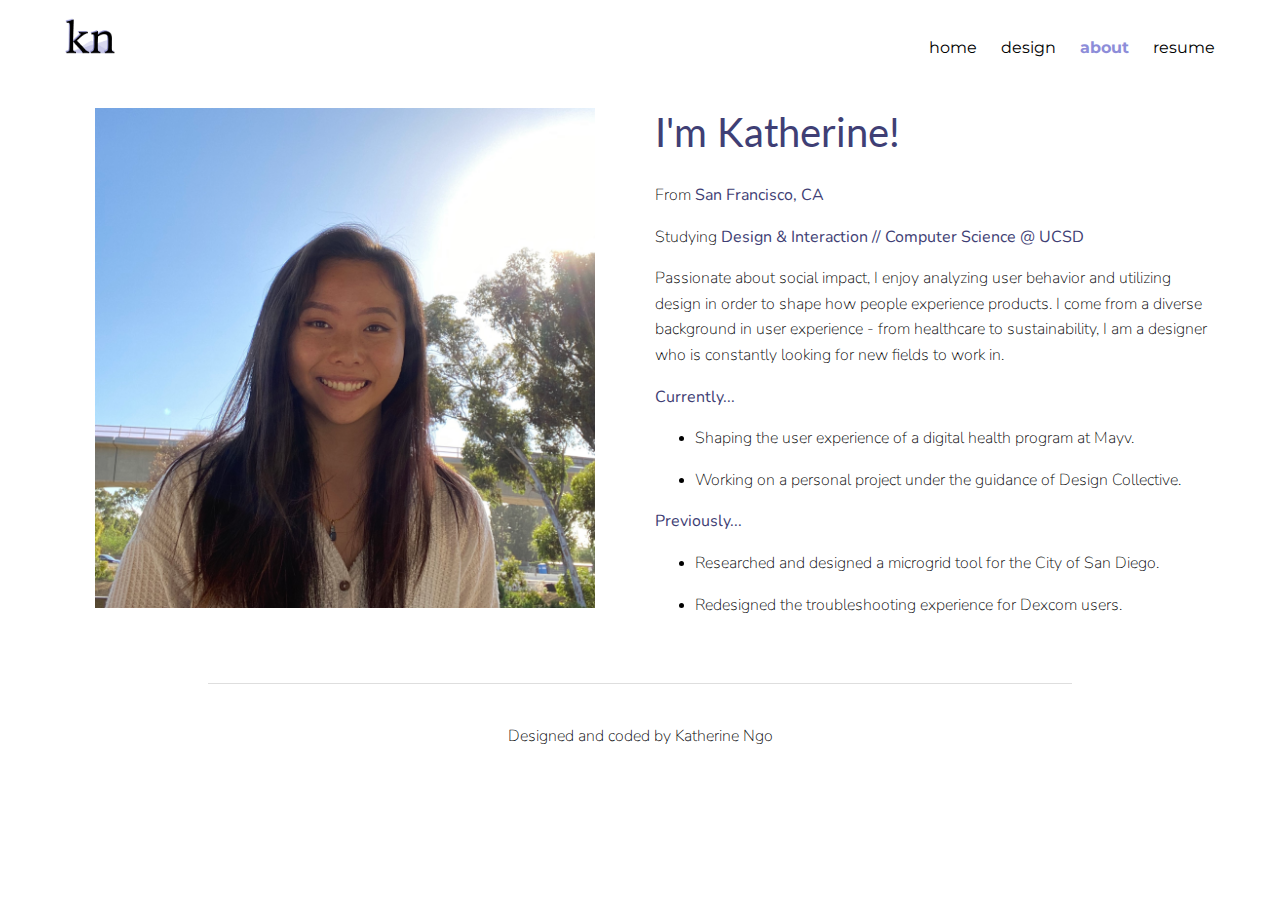
<file: about.html>
<!DOCTYPE html>
<html>
<head>
	<meta name="viewport" content="width=device-width, initial-scale=1.0">
	<link rel="shortcut icon" type="image/x-icon" href="favicon.ico" />
	<link rel="stylesheet" type="text/css" href="style.css">
	<link rel="stylesheet" href="https://fonts.googleapis.com/css?family=Montserrat:300">
	<link rel="stylesheet" href="https://fonts.googleapis.com/css?family=Quicksand">
	<link rel="stylesheet" href="https://fonts.googleapis.com/css?family=Lato:300,400,700">
	<link rel="stylesheet" href="https://fonts.googleapis.com/css?family=Nunito:200,300,400,700">
	<title>Katherine Ngo - About</title>
	<div id="logo">
		<a href="index.html">
			<img src="img/kn-01.png" alt="home page" style="width:50px" class="left">
		</a>
		<div class="topnav">
			<a href="index.html">home</a>
			<a href="design.html">design</a>
			<a href="about.html" class="current">about</a>
			<a href="https://drive.google.com/file/d/1dBksXKnUikbFXSc-hxAoCKWMf6Q4_rc8/view?usp=sharing" target="_blank">resume</a>
			<!-- <a href="dailyui.html">daily ui</a> -->
		</div>
	</div>
	<br/>
</head>
<body>

<div class="grid-layout" style="margin-top: 5px" id="aboutpage">
	<img src="img/me.jpg" alt="me" style="width:500px" id="aboutmepic" class="imgcenter">
	<div id="aboutme">
		<h1 id="abouttitle"> I'm Katherine!</h1>
		<p>From <span class="purplebold"> San Francisco, CA</span></p>
		<p>Studying <span class="purplebold">Design & Interaction // Computer Science @ UCSD</span></p>
		<p>Passionate about social impact, I enjoy analyzing user behavior and utilizing design in order to shape how people experience products. I come from a diverse background in user experience - from healthcare to sustainability, I am a designer who is constantly looking for new fields to work in.</p>
		<p><span class="purplebold">Currently...</span></p>
		<ul>
			<li><p>Shaping the user experience of a digital health program at Mayv.</p></li>
			<li><p>Working on a personal project under the guidance of Design Collective.</p></li>
		</ul>
		<p><span class="purplebold">Previously...</span></p>
		<ul>
			<li><p>Researched and designed a microgrid tool for the City of San Diego.</p></li>
			<li><p>Redesigned the troubleshooting experience for Dexcom users.</p></li>
		</ul>
	</div>
</div>
<br>
<!-- <p class="centertext"><a href="https://www.linkedin.com/in/katherine-ngo-603a8713a/" target="_blank">LinkedIn </a>| <a href="">Email</a></p> -->

<hr>
<div>
	<p id="madeby"> Designed and coded by Katherine Ngo</p>
</div>
</body>
</html>
</file>
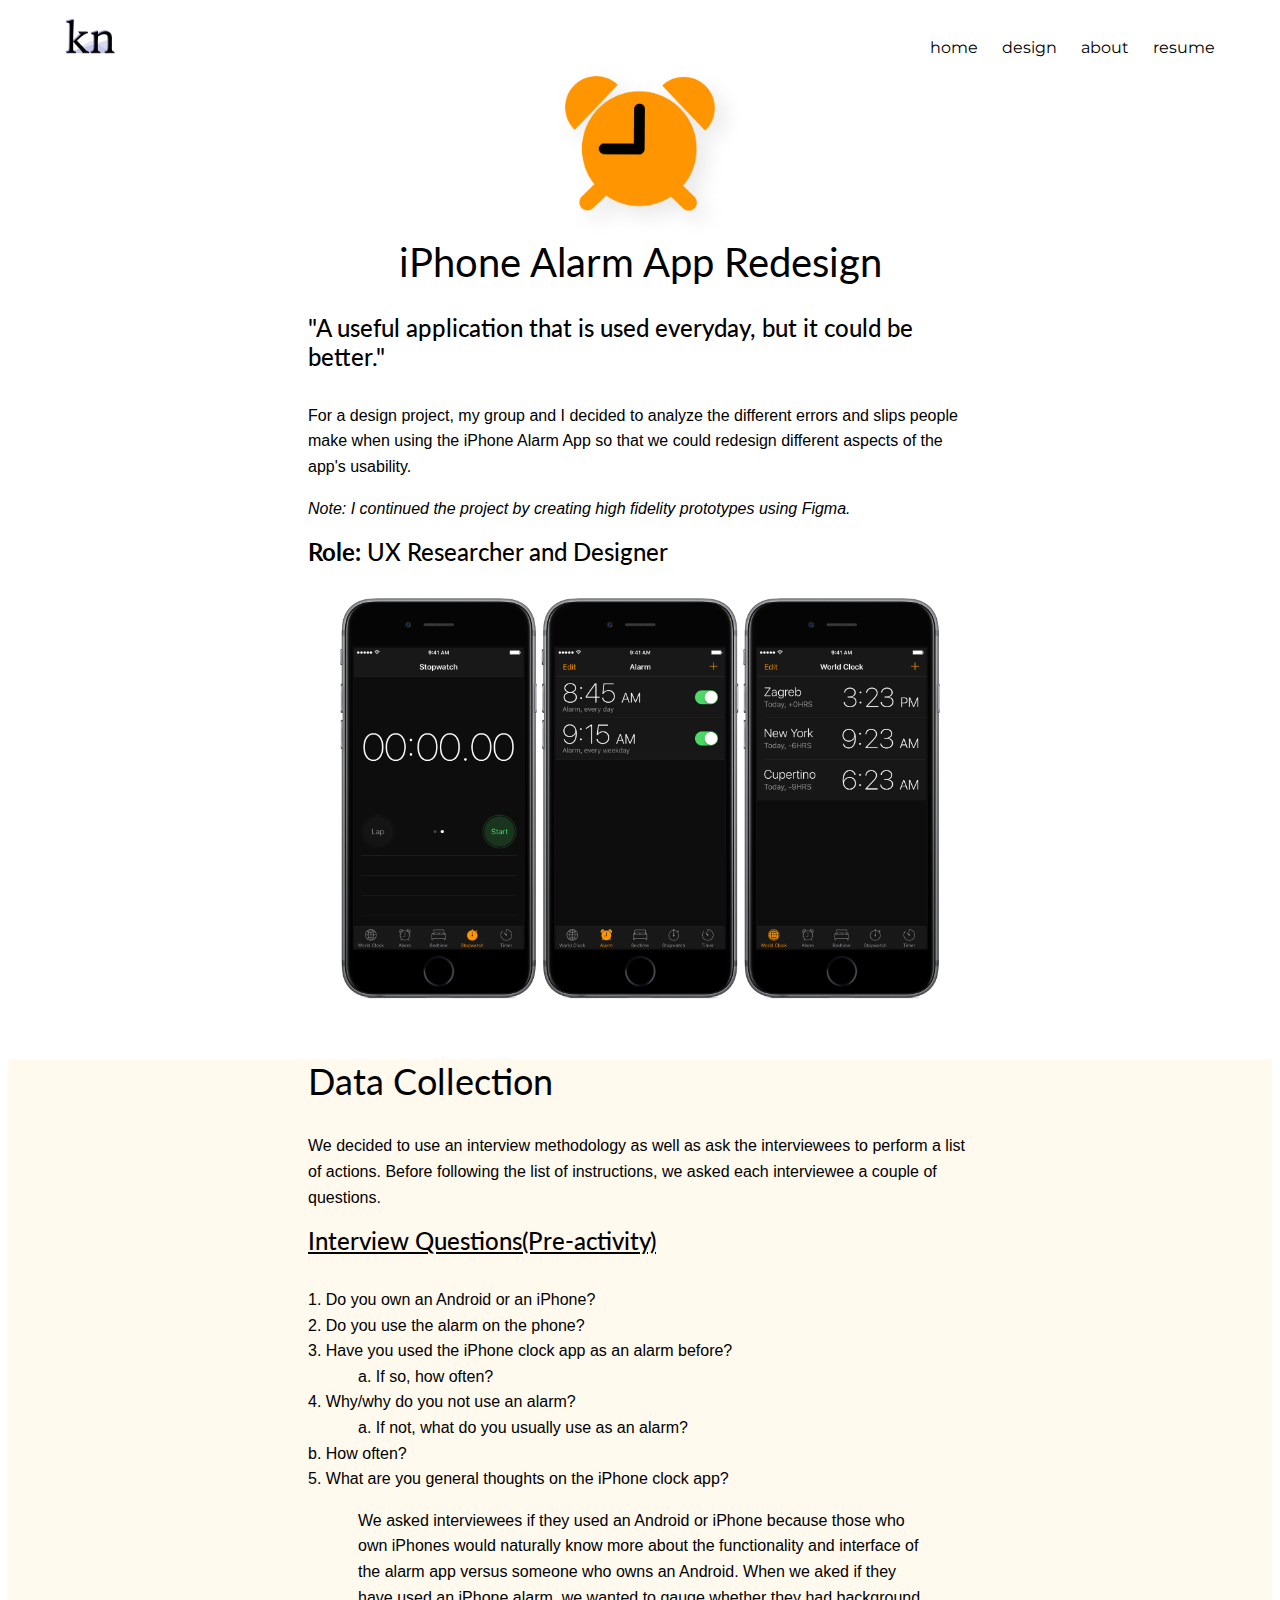
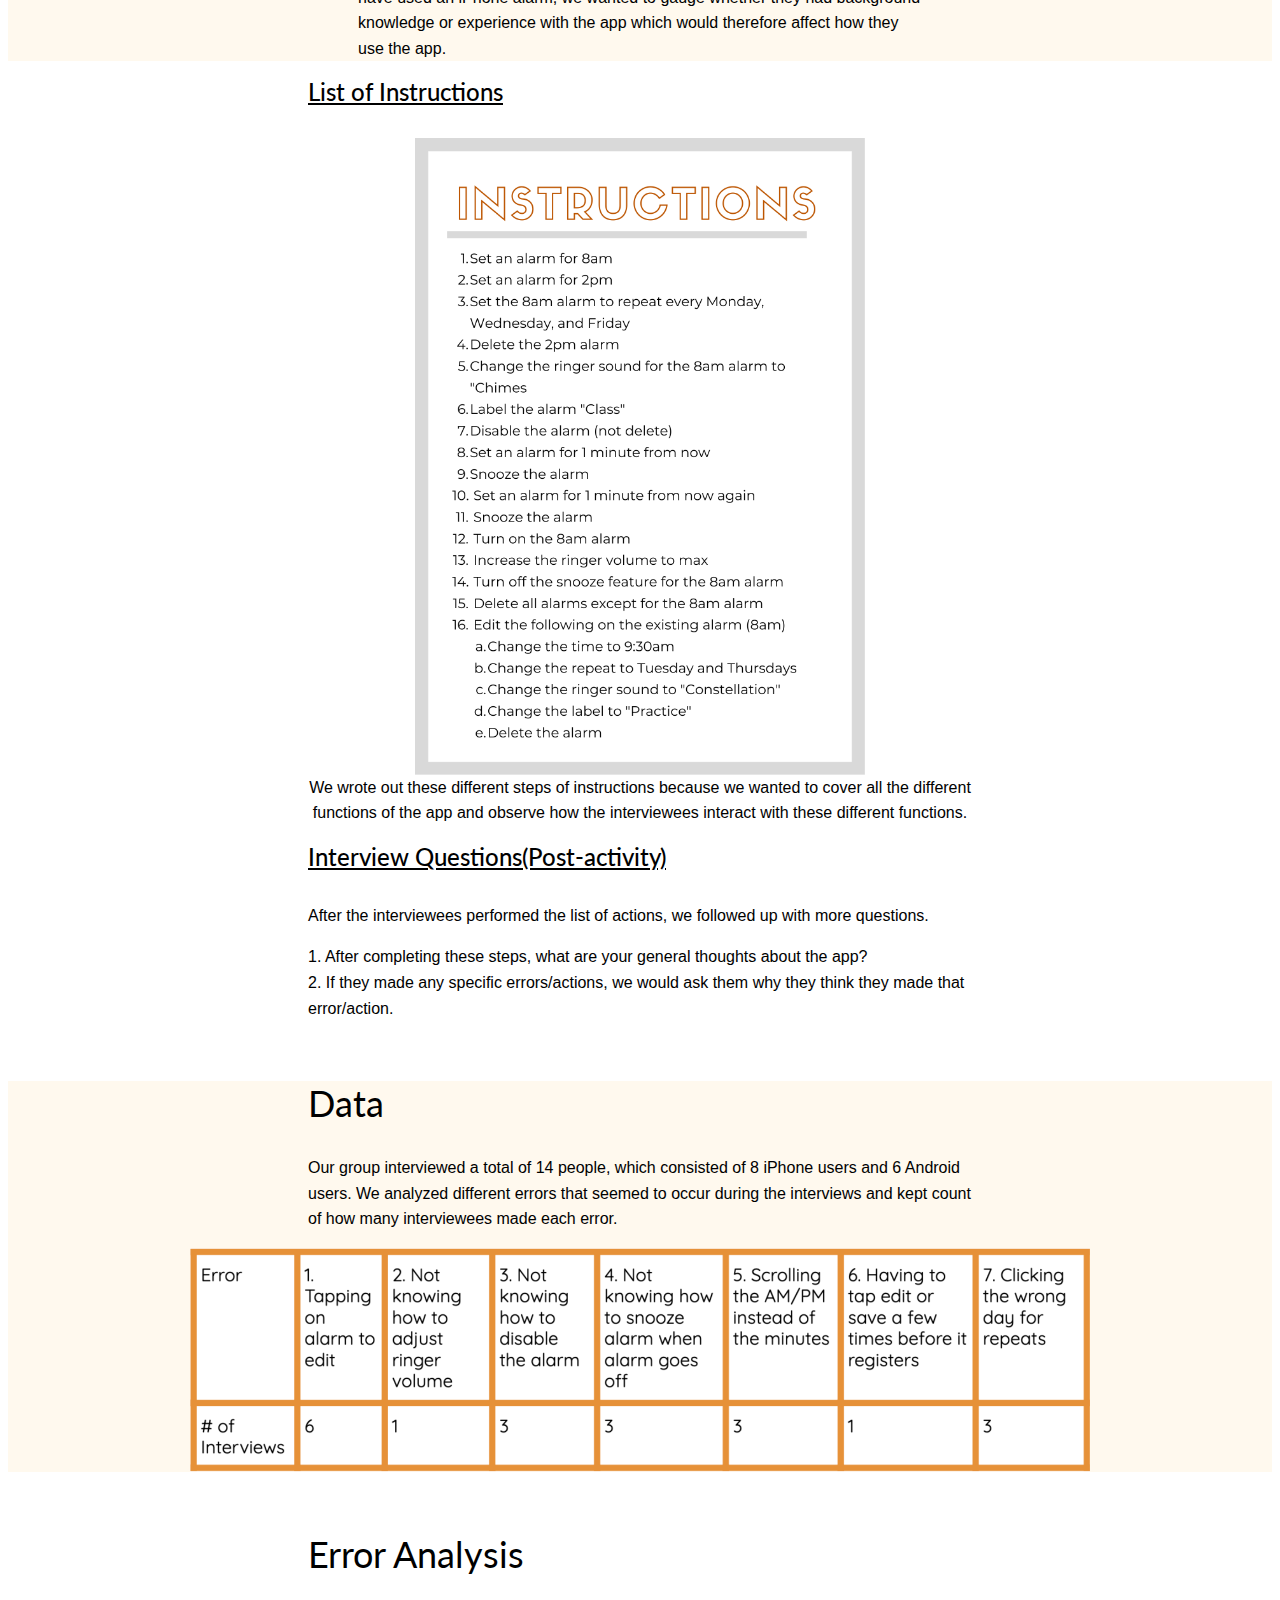
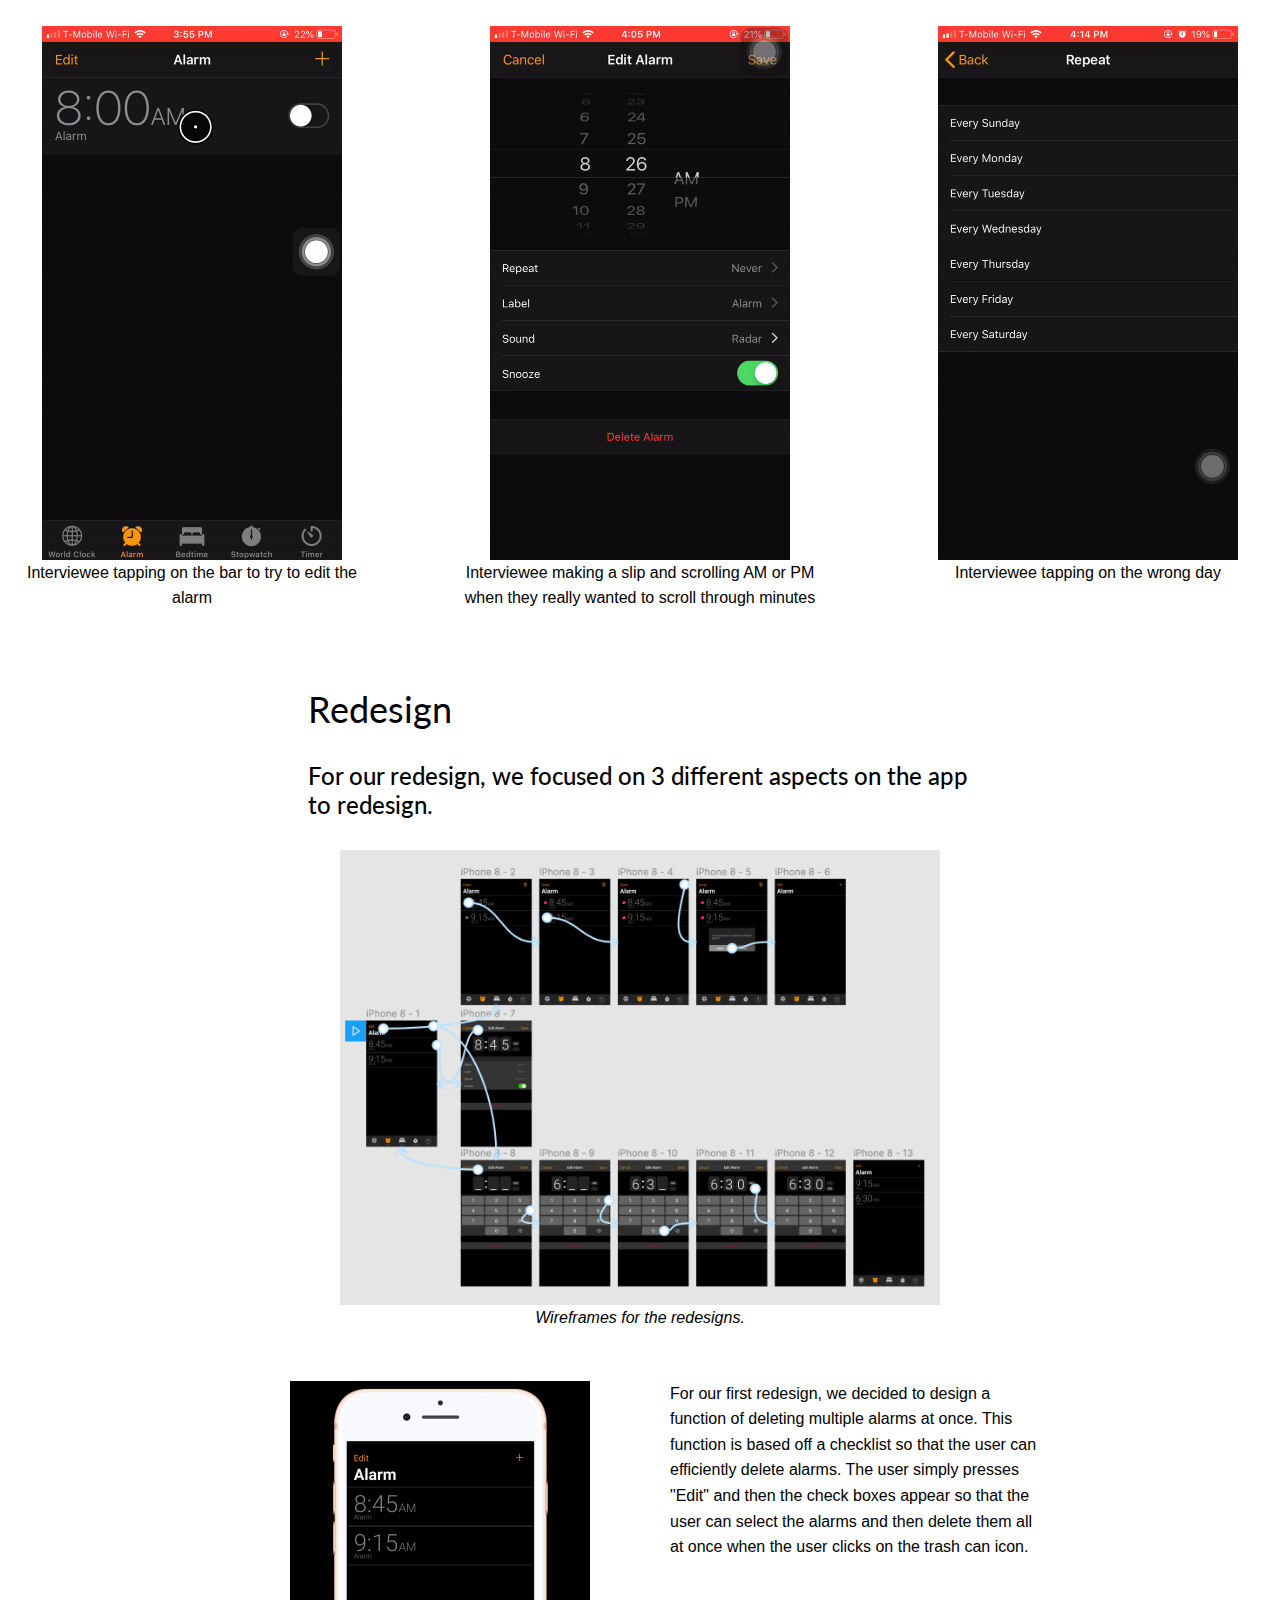
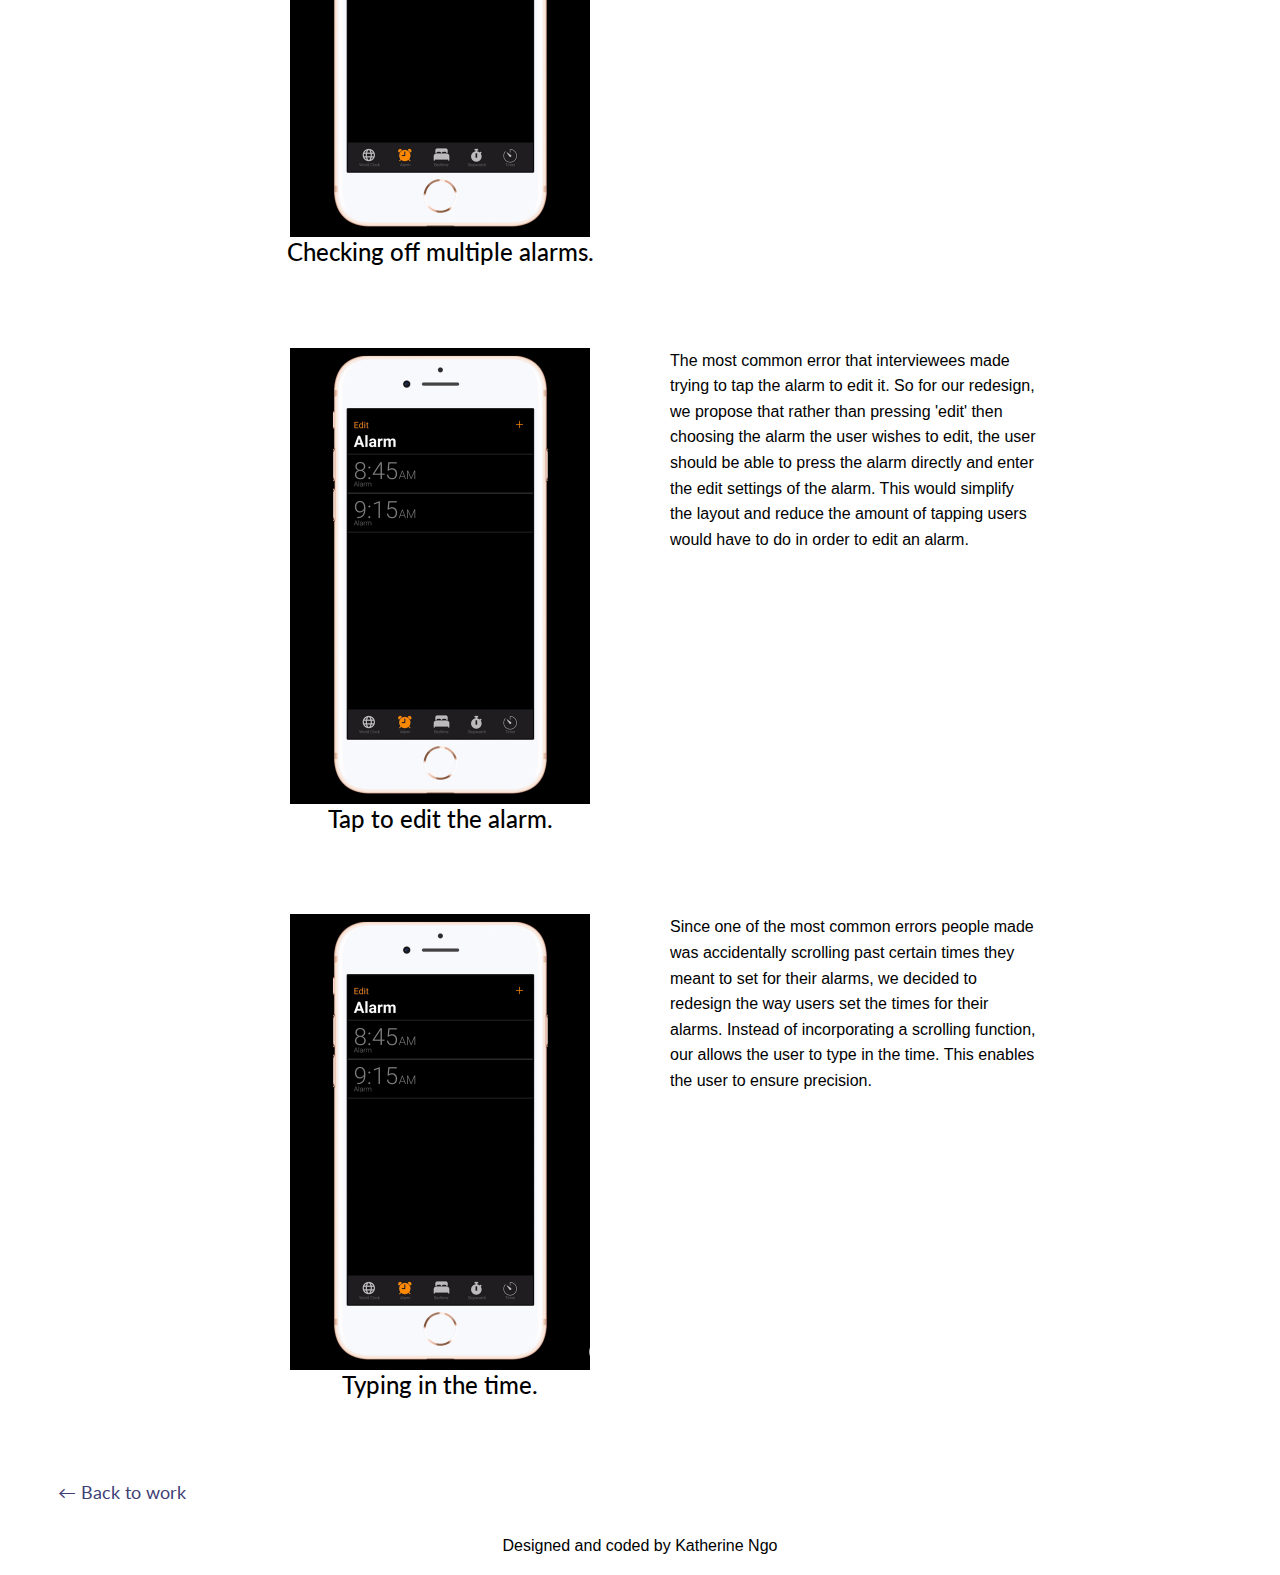
<file: alarmapp.html>
<!DOCTYPE html>
<html>
<head>
	<meta name="viewport" content="width=device-width, initial-scale=1.0">
	<link rel="shortcut icon" type="image/x-icon" href="favicon.ico" />
	<link rel="stylesheet" type="text/css" href="style.css">
	<link rel="stylesheet" href="https://fonts.googleapis.com/css?family=Montserrat:300">
	<link rel="stylesheet" href="https://fonts.googleapis.com/css?family=Quicksand">
	<link rel="stylesheet" href="https://fonts.googleapis.com/css?family=Lato:300,400,700">
	<title>Katherine Ngo - iPhone Alarm App Redesign</title>
	<div id="logo">
		<a href="index.html">
			<img src="img/kn-01.png" alt="home page" style="width:50px" class="left">
		</a>
		<div class="topnav">
			<a href="index.html">home</a>
			<a href="design.html">design</a>
			<a href="about.html">about</a>
			<a href="https://drive.google.com/file/d/1xc10o7yXkYOrR0iwdxkmw6YjMRlNylpy/view?usp=sharing" target="_blank">resume</a>
			<!-- <a href="dailyui.html">daily ui</a> -->
		</div>
	</div>
	<br/>
</head>
<body>
	<div class="image">
		<img src="covers/alarmapp icon.png" alt="alarmapp icon" style="width: 150px" class="imgcenter" class="imgcenter">
	</div>
	<div class="marginleftright">
		<h1 class="centertext"> iPhone Alarm App Redesign </h1>
		<h4>"A useful application that is used everyday, but it could be better."</h4>
		<p>For a design project, my group and I decided to analyze the different errors and slips people make when using the iPhone Alarm App so that we could redesign different aspects of the app's usability.</p>
		<p><i>Note: I continued the project by creating high fidelity prototypes using Figma.</i></p>
		<h4><b>Role:</b> UX Researcher and Designer</h4>
		<img src="img/iphonealarmapp.png" alt="iphonealarmapp" style="width:600px" class="imgcenter">
	</div>
	<div style="background-color: rgb(255, 249, 238);">
		<div class="marginleftright">
		<h2>Data Collection</h2>
		<p>We decided to use an interview methodology as well as ask the interviewees to perform a list of actions. Before following the list of instructions, we asked each interviewee a couple of questions.</p>
		<h4 ><u>Interview Questions(Pre-activity)</u></h4>
		<p>1. Do you own an Android or an iPhone? <br>2. Do you use the alarm on the phone? <br>3. Have you used the iPhone clock app as an alarm before?<br><span id="tab">a. If so, how often?</span><br>4. Why/why do you not use an alarm?<br><span id="tab">a. If not, what do you usually use as an alarm?<br>b. How often?</span><br>5. What are you general thoughts on the iPhone clock app?</p>	
		<p id="tab">We asked interviewees if they used an Android or iPhone because those who own iPhones would naturally know more about the functionality and interface of the alarm app versus someone who owns an Android. When we aked if they have used an iPhone alarm, we wanted to gauge whether they had background knowledge or experience with the app which would therefore affect how they use the app.</p>
		</div>
	</div>
	<div class="marginleftright">
		<h4><u>List of Instructions</u></h4>
		<img src="img/instructions.png" alt="instructions" style="width: 450px" class="imgcenter">
		<p class="centertext">We wrote out these different steps of instructions because we wanted to cover all the different functions of the app and observe how the interviewees interact with these different functions.</p>
		<h4><u>Interview Questions(Post-activity)</u></h4> 
		<p>After the interviewees performed the list of actions, we followed up with more questions.</p>
		<p>1. After completing these steps, what are your general thoughts about the app?<br>2. If they made any specific errors/actions, we would ask them why they think they made that error/action.</p>
	</div>
	<div style="background-color: rgb(255, 249, 238);">
		<div class="marginleftright">
		<h2>Data</h2>
		<p>Our group interviewed a total of 14 people, which consisted of 8 iPhone users and 6 Android users. We analyzed different errors that seemed to occur during the interviews and kept count of how many interviewees made each error.</p>
		</div>
		<img src="img/error table.png" alt="error table" style="width: 900px" class="imgcenter">
	</div>
	<h2 class="marginleftright">Error Analysis</h2>
	<div class="triogrid">
		<div>
				<img src="img/editerror.gif" alt="editerror" width="300px" class="imgcenter">
				<p class="centertext">Interviewee tapping on the bar to try to edit the alarm</p>
		</div>
		<div>
				<img src="img/ampmerror.gif" alt="ampmerror" width="300px" class="imgcenter">
				<p class="centertext">Interviewee making a slip and scrolling AM or PM when they really wanted to scroll through minutes</p>
		</div>
		<div>
				<img src="img/wrongdayerror.gif" alt="wrongdayerror" width="300px" class="imgcenter">
				<p class="centertext">Interviewee tapping on the wrong day</p>
		</div>
	</div>
	<div class="marginleftright">
		<h2>Redesign</h2>
		<h4>For our redesign, we focused on 3 different aspects on the app to redesign.</h4>
		<div>
			<img src="img/alarmappredesignwireframes.png" alt="alarmappwireframes" style="width:600px", class="imgcenter">
			<p class="centertext"><i>Wireframes for the redesigns.</i></p>
		</div>
		<div class="alarmredesigngrid">
			<div>
				<img src="img/alarmappredesign1.gif" alt="deletemult" style="width: 300px" class="imgcenter">
				<h4 class="centertext">Checking off multiple alarms.</h5>
			</div>
			<p style="padding-left: 30px">For our first redesign, we decided to design a function of <strong>deleting multiple alarms at once</strong>. This function is based off a checklist so that the user can efficiently delete alarms. The user simply presses "Edit" and then the check boxes appear so that the user can select the alarms and then delete them all at once when the user clicks on the trash can icon.</p>
		</div>
		<div class="alarmredesigngrid">
			<div>
				<img src="img/alarmappredesign2.gif" alt="taptoedit" style="width: 300px" class="imgcenter">
				<h4 class="centertext">Tap to edit the alarm.</h4>
			</div>
			<p style="padding-left: 30px">The most common error that interviewees made trying to tap the alarm to edit it. So for our redesign, we propose that rather than pressing 'edit' then choosing the alarm the user wishes to edit, <strong>the user should be able to press the alarm directly</strong> and enter the edit settings of the alarm. This would simplify the layout and reduce the amount of tapping users would have to do in order to edit an alarm.</p>
		</div>
		<div class="alarmredesigngrid">
			<div>
				<img src="img/alarmappredesign3.gif" alt="typein" style="width: 300px" class="imgcenter">
				<h4 class="centertext">Typing in the time.</h4>
			</div>
			<p style="padding-left: 30px">Since one of the most common errors people made was accidentally scrolling past certain times they meant to set for their alarms, we decided to <strong>redesign the way users set the times for their alarms</strong>. Instead of incorporating a scrolling function, our allows the user to type in the time. This enables the user to ensure precision.</p>
		</div>
	</div>
<div>
	<a href="index.html" id="backwork" class="centertext">← Back to work</a>
	<p id="madeby"> Designed and coded by Katherine Ngo</p>
</div>
</body>
</html>
</file>
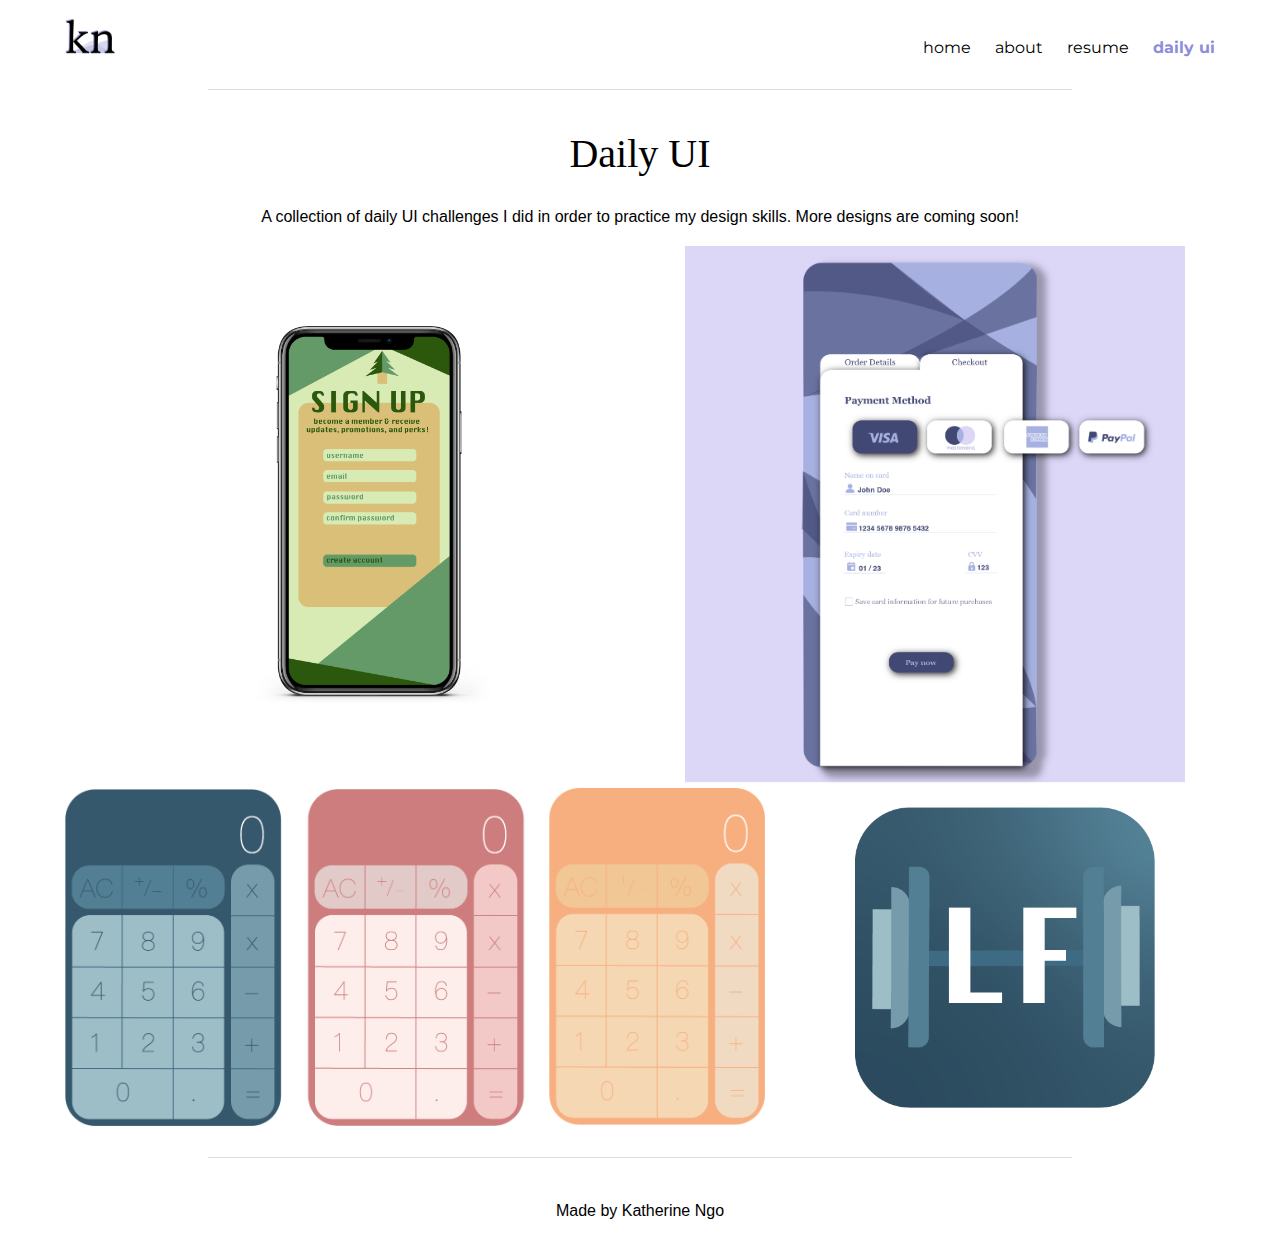
<file: dailyui.html>
<!DOCTYPE html>
<html>
<head>
	<meta name="viewport" content="width=device-width, initial-scale=1.0">
	<link rel="shortcut icon" type="image/x-icon" href="favicon.ico" />
	<link rel="stylesheet" type="text/css" href="style.css">
	<link rel="stylesheet" href="https://fonts.googleapis.com/css?family=Montserrat">
	<link rel="stylesheet" href="https://fonts.googleapis.com/css?family=Quicksand">
	<title>Katherine Ngo - Daily UI</title>
	<div id="logo">
		<a href="index.html">
			<img src="img/kn-01.png" alt="home page" style="width:50px" class="left">
		</a>
		<div class="topnav">
			<a href="index.html">home</a>
			<a href="about.html">about</a>
			<a href="resume.html">resume</a>
			<a href="dailyui.html" class="current">daily ui</a>
		</div>
	</div>
	<hr/>
</head>
<body>
<h1 class="centertext">Daily UI</h1>
<p class="centertext">A collection of daily UI challenges I did in order to practice my design skills. More designs are coming soon!</p>
<div class="grid-layout">
	<img src="img/dailyui/dailyui-signup1.png" alt="signuppage" style="width: 300px;" class="imgcenter">
	<img src="img/dailyui/dailyui-cardcheckout.png" alt="cardcheckout" style="width: 500px;" class="imgcenter">
</div>
<div class="grid-layout">
	<img src="img/dailyui/calculators.png" alt="calculators" style="width: 700px;" class="imgcenter">
	<img src="img/dailyui/liftform-appicon.png" alt="appicon" style="width: 300px;" class="imgcenter">
</div>

<hr>
<div>
    <p id="madeby"> Made by Katherine Ngo</p>
</div>

</body>
</html>
</file>
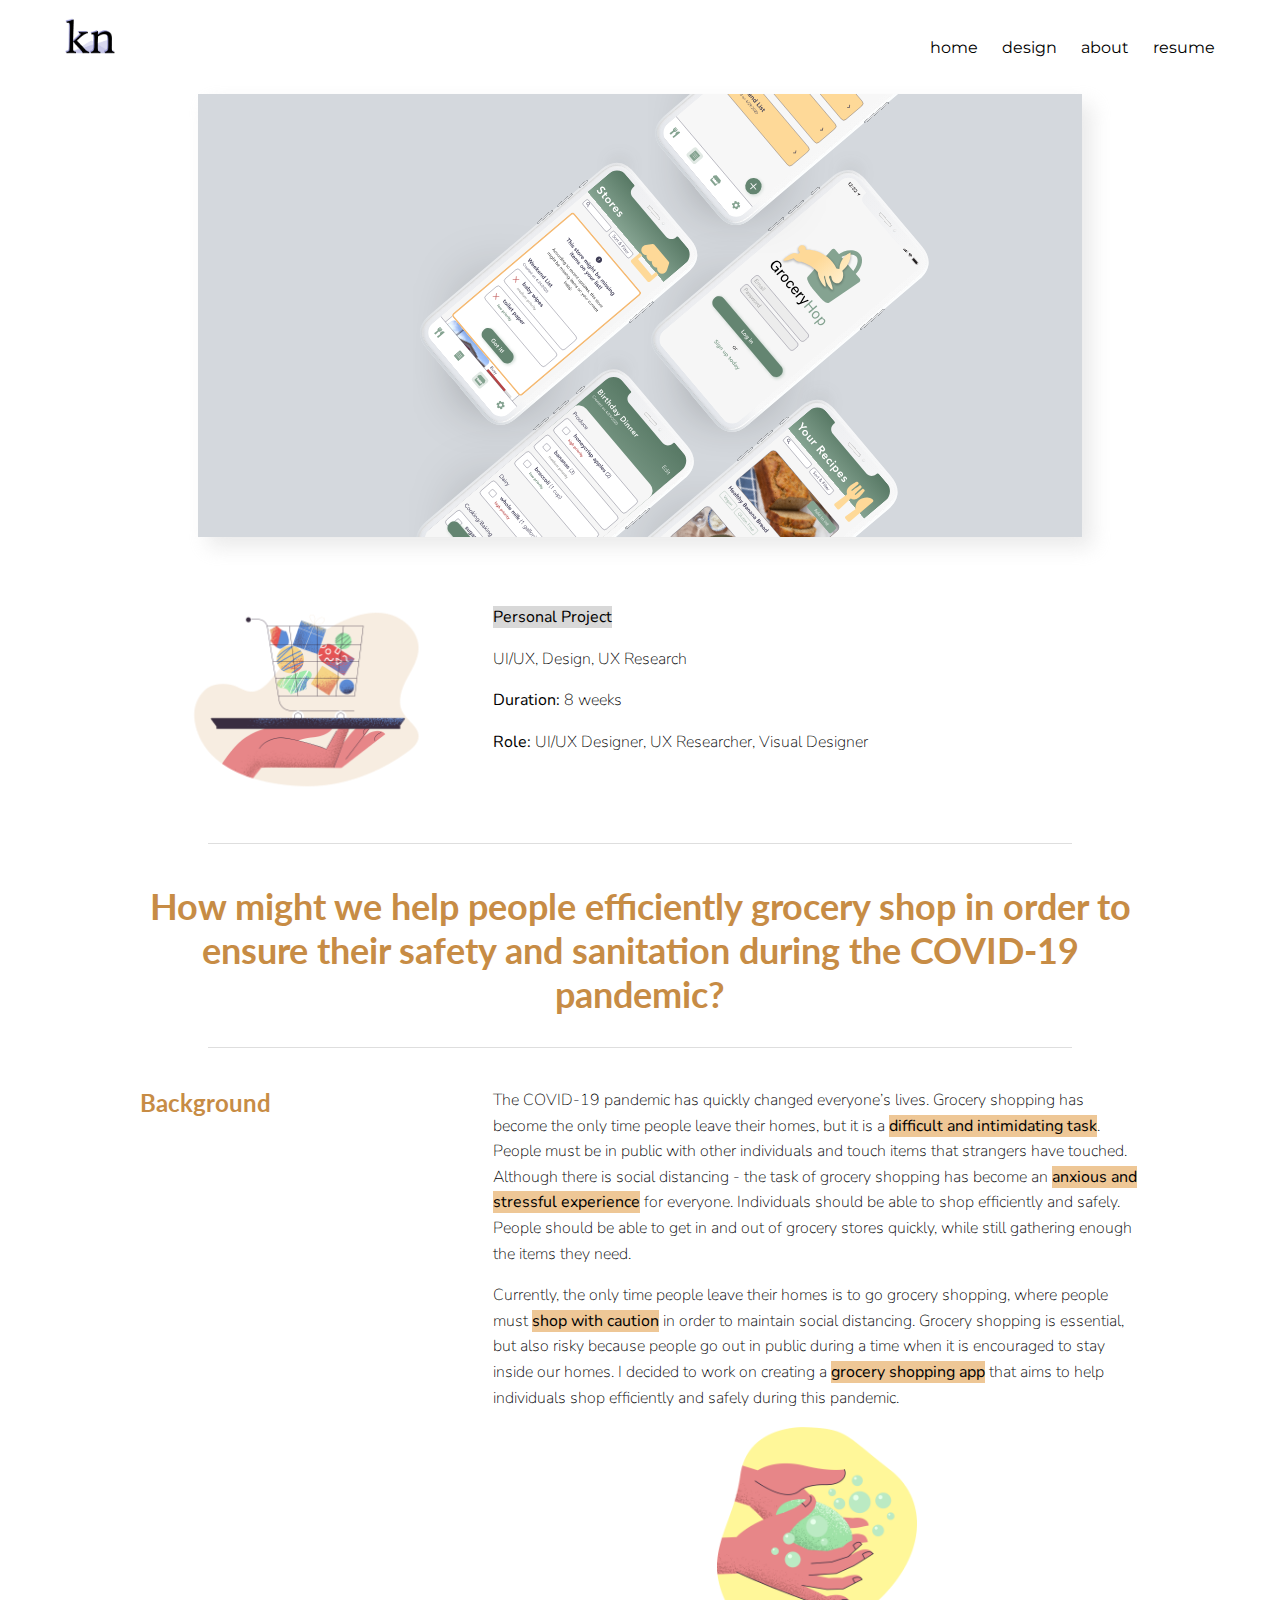
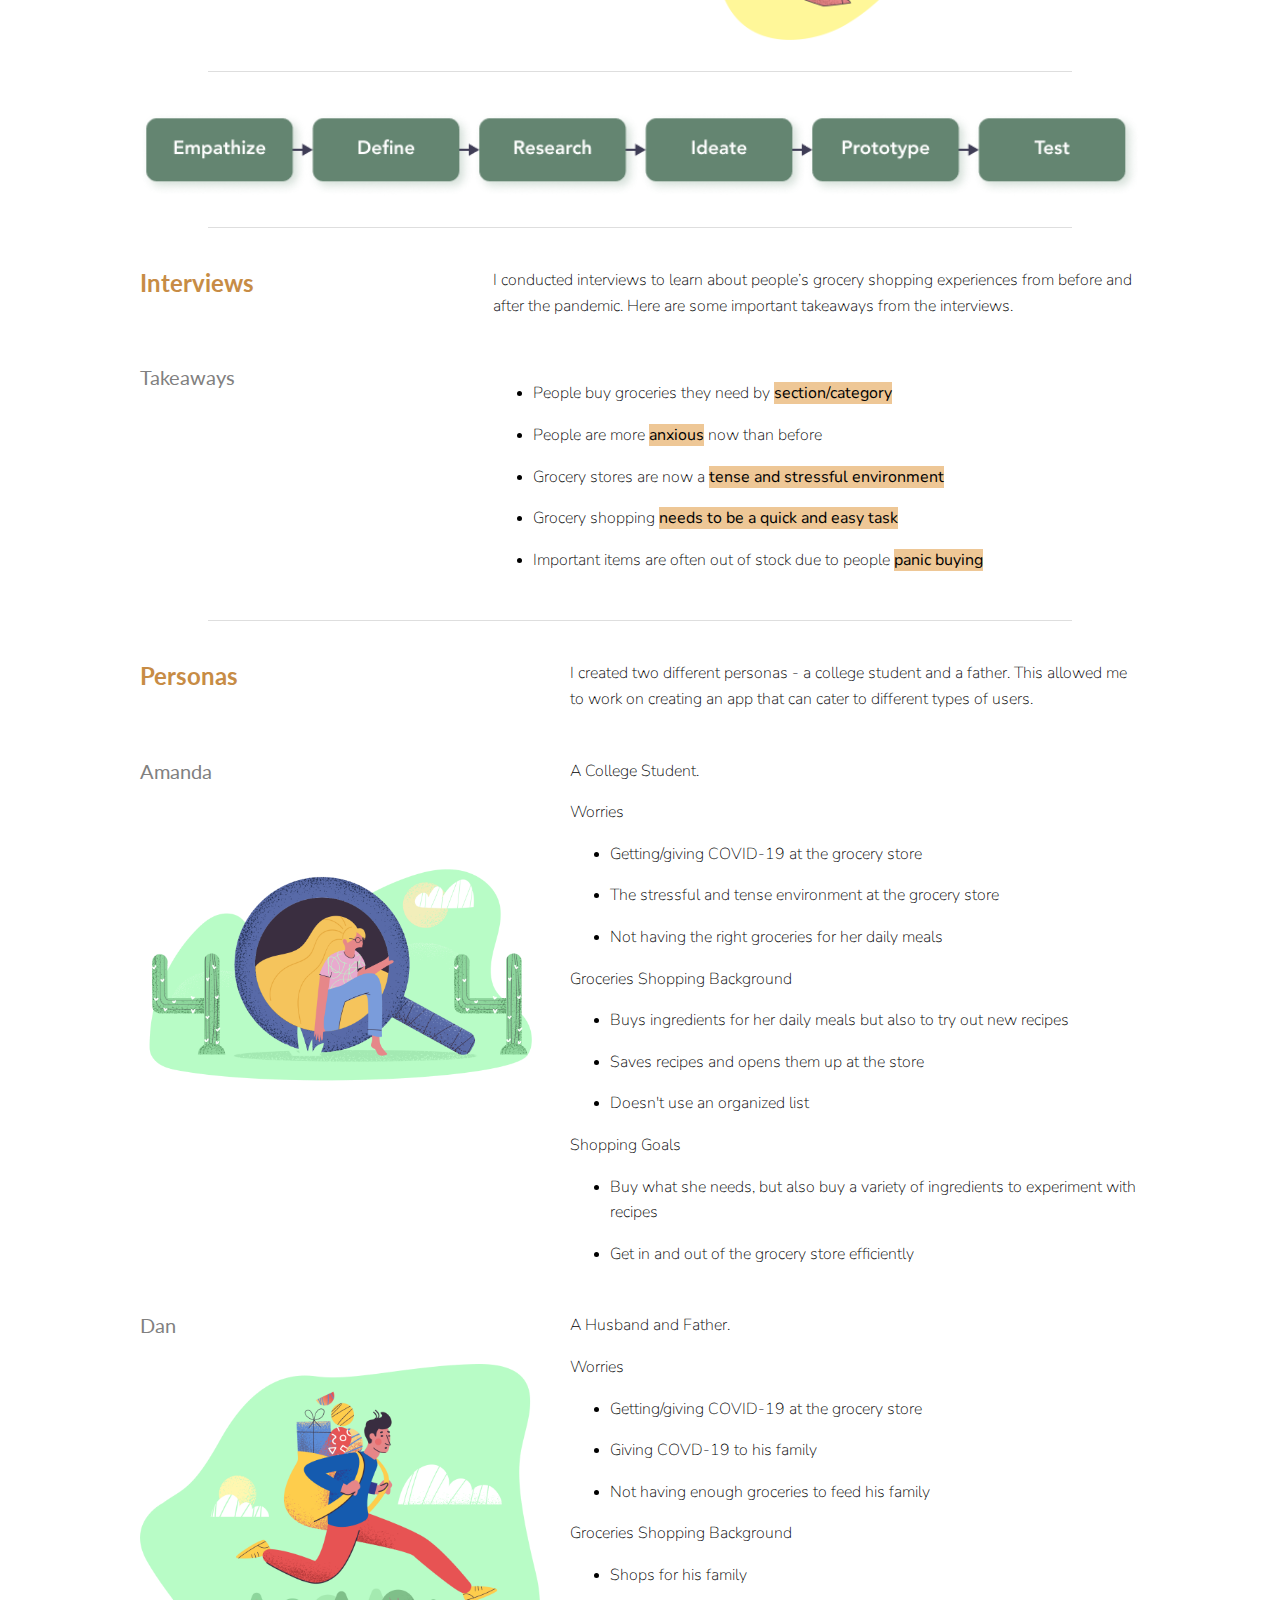
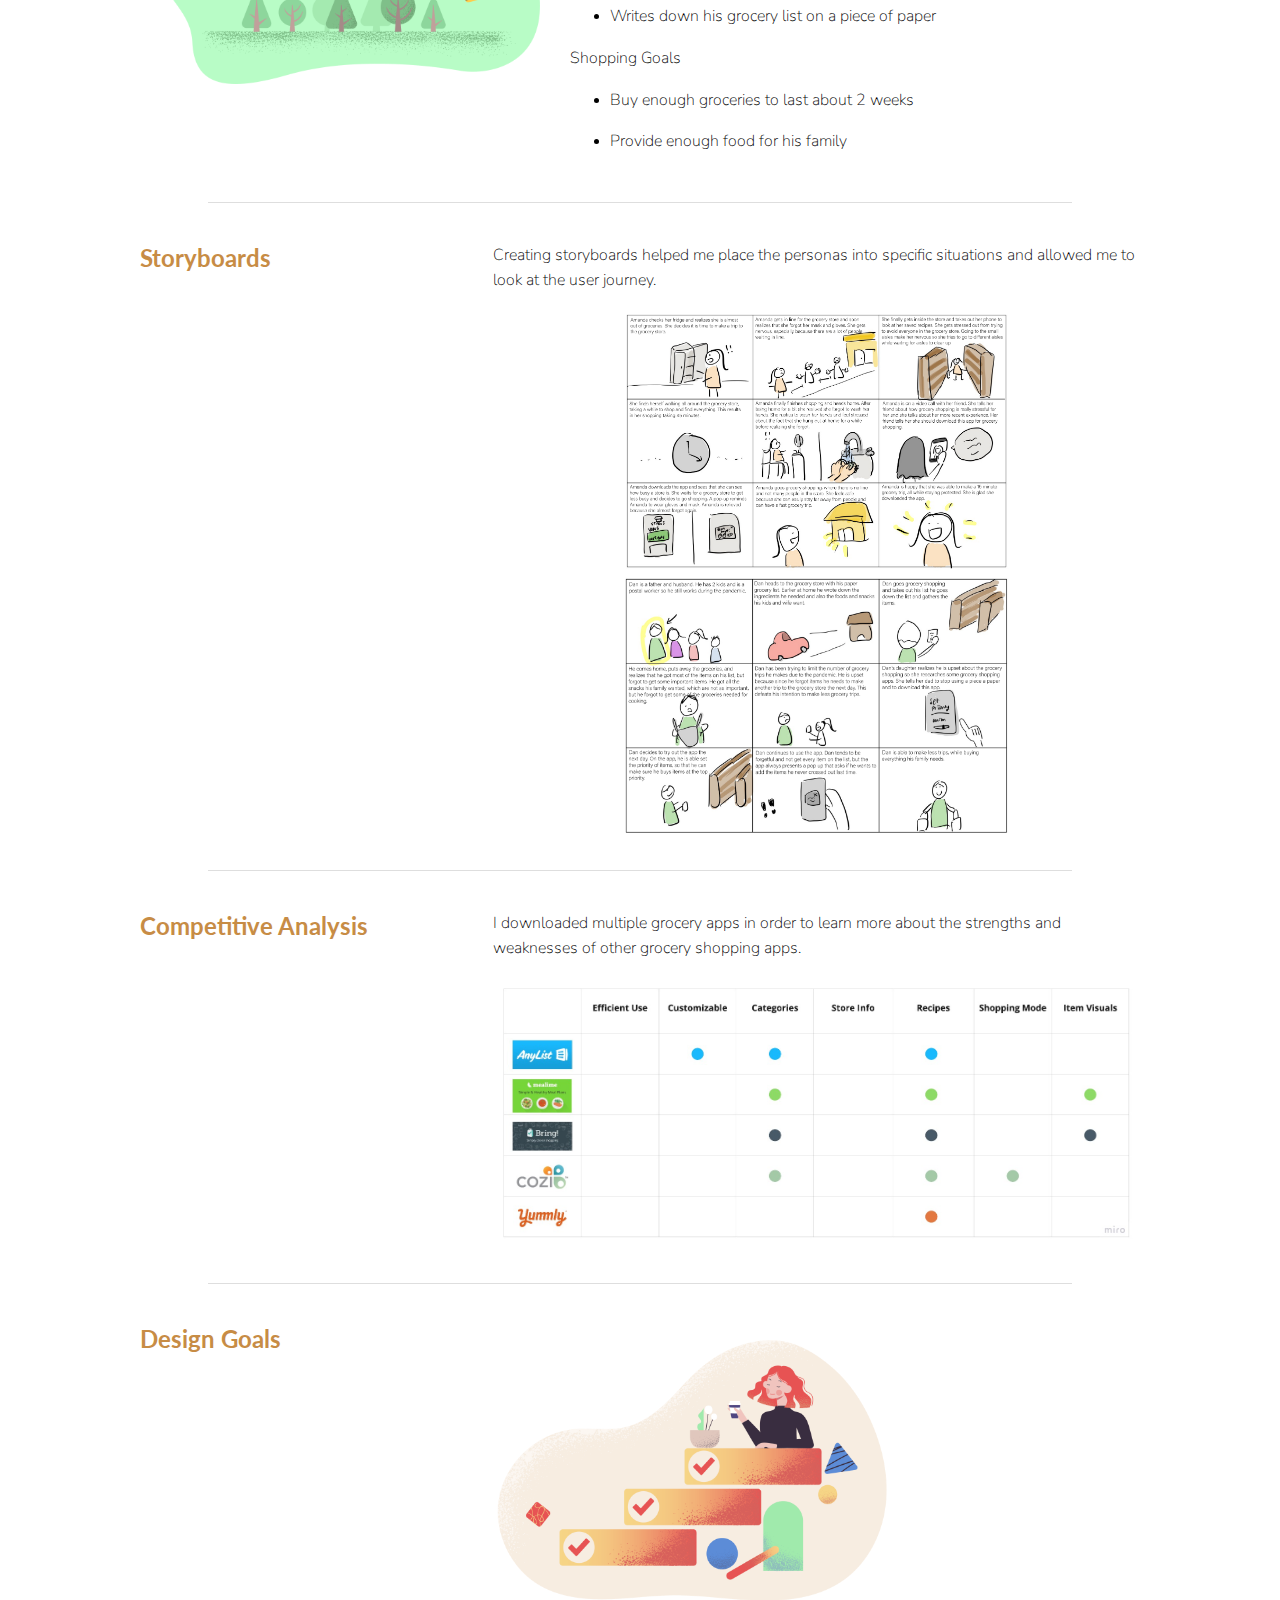
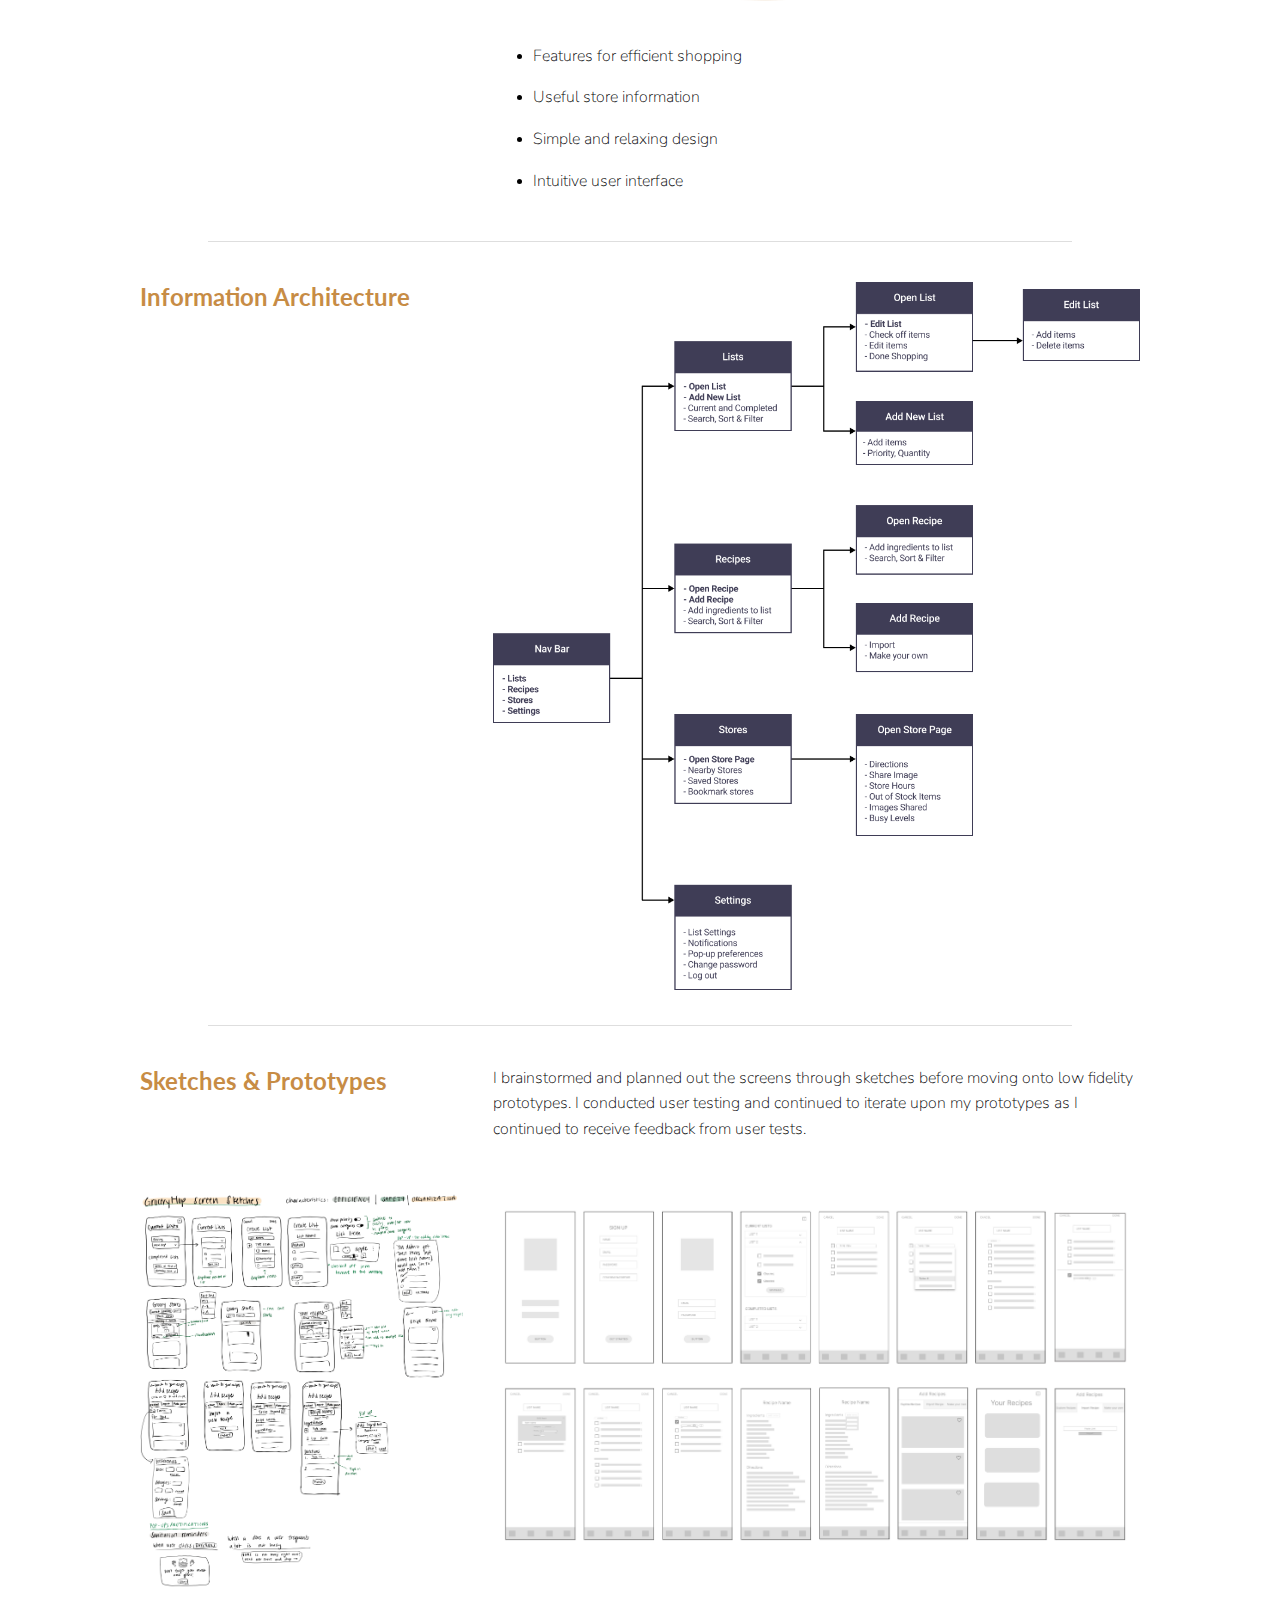
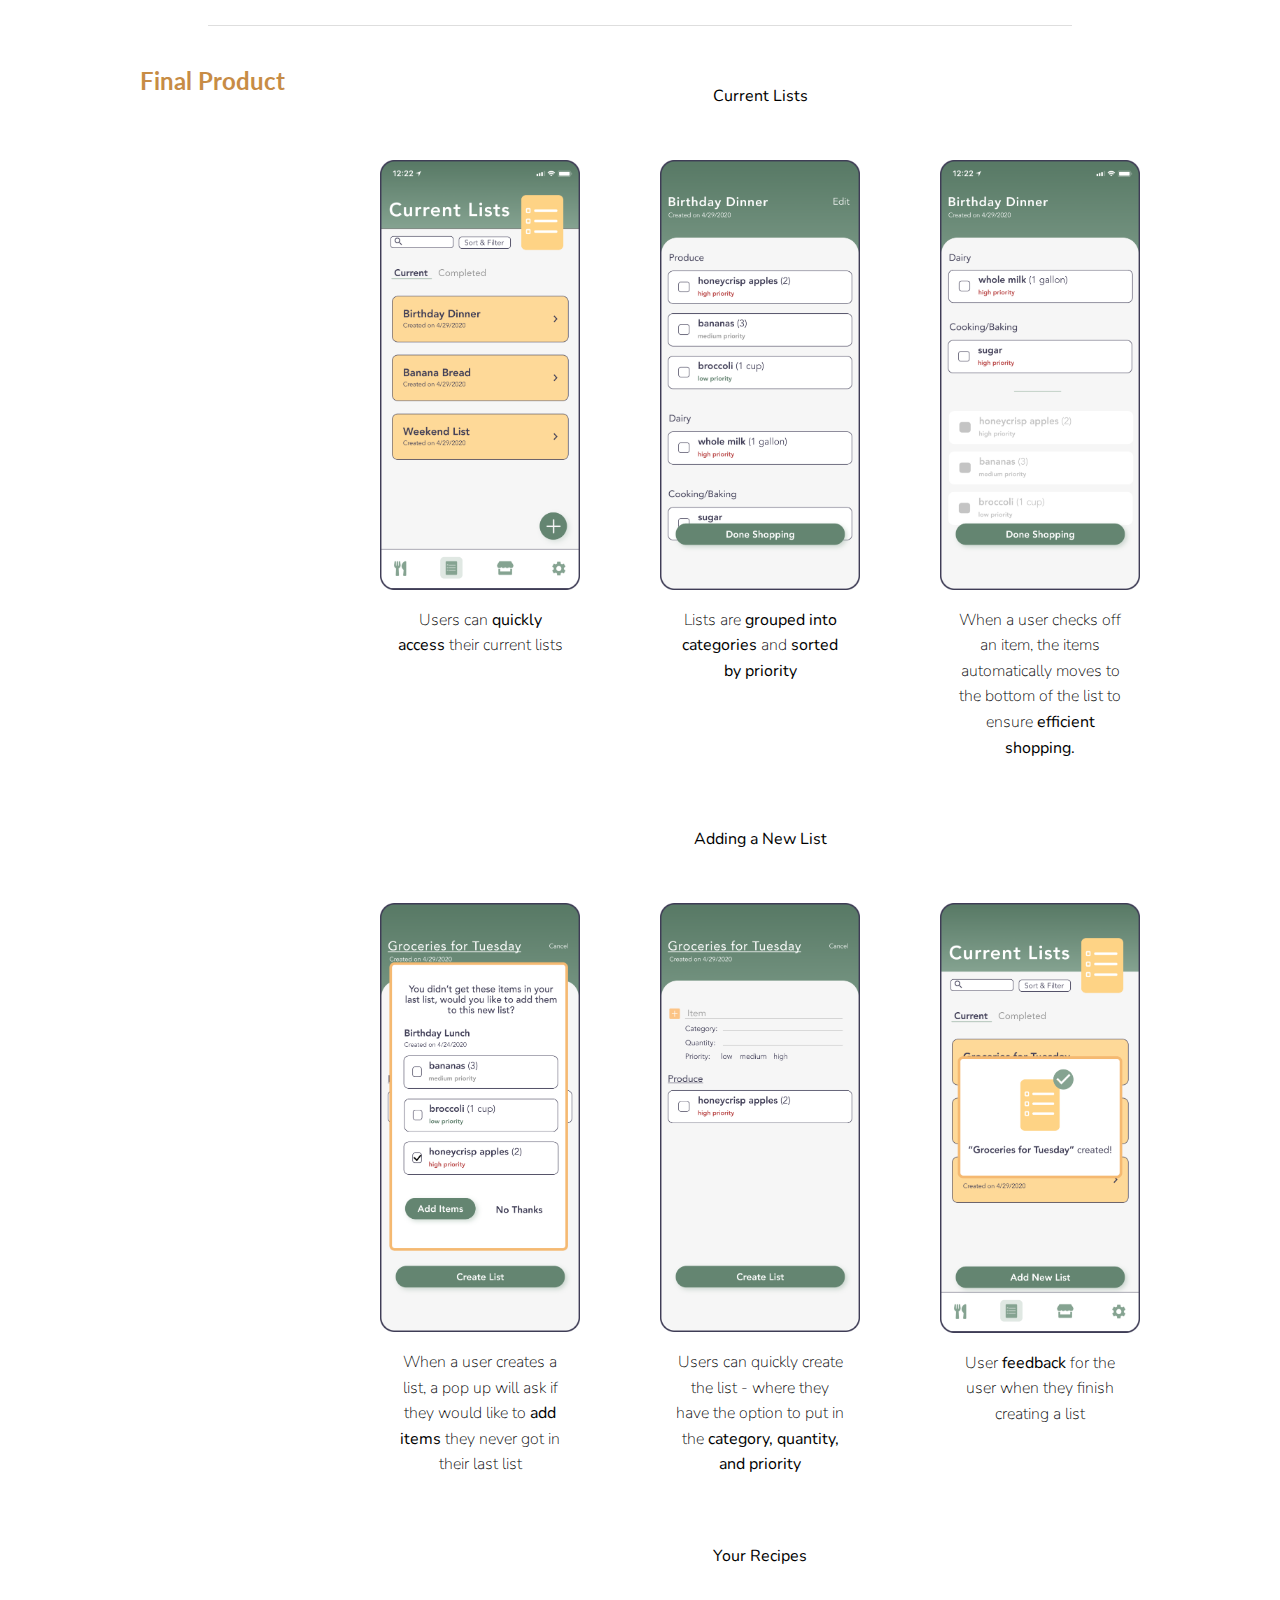
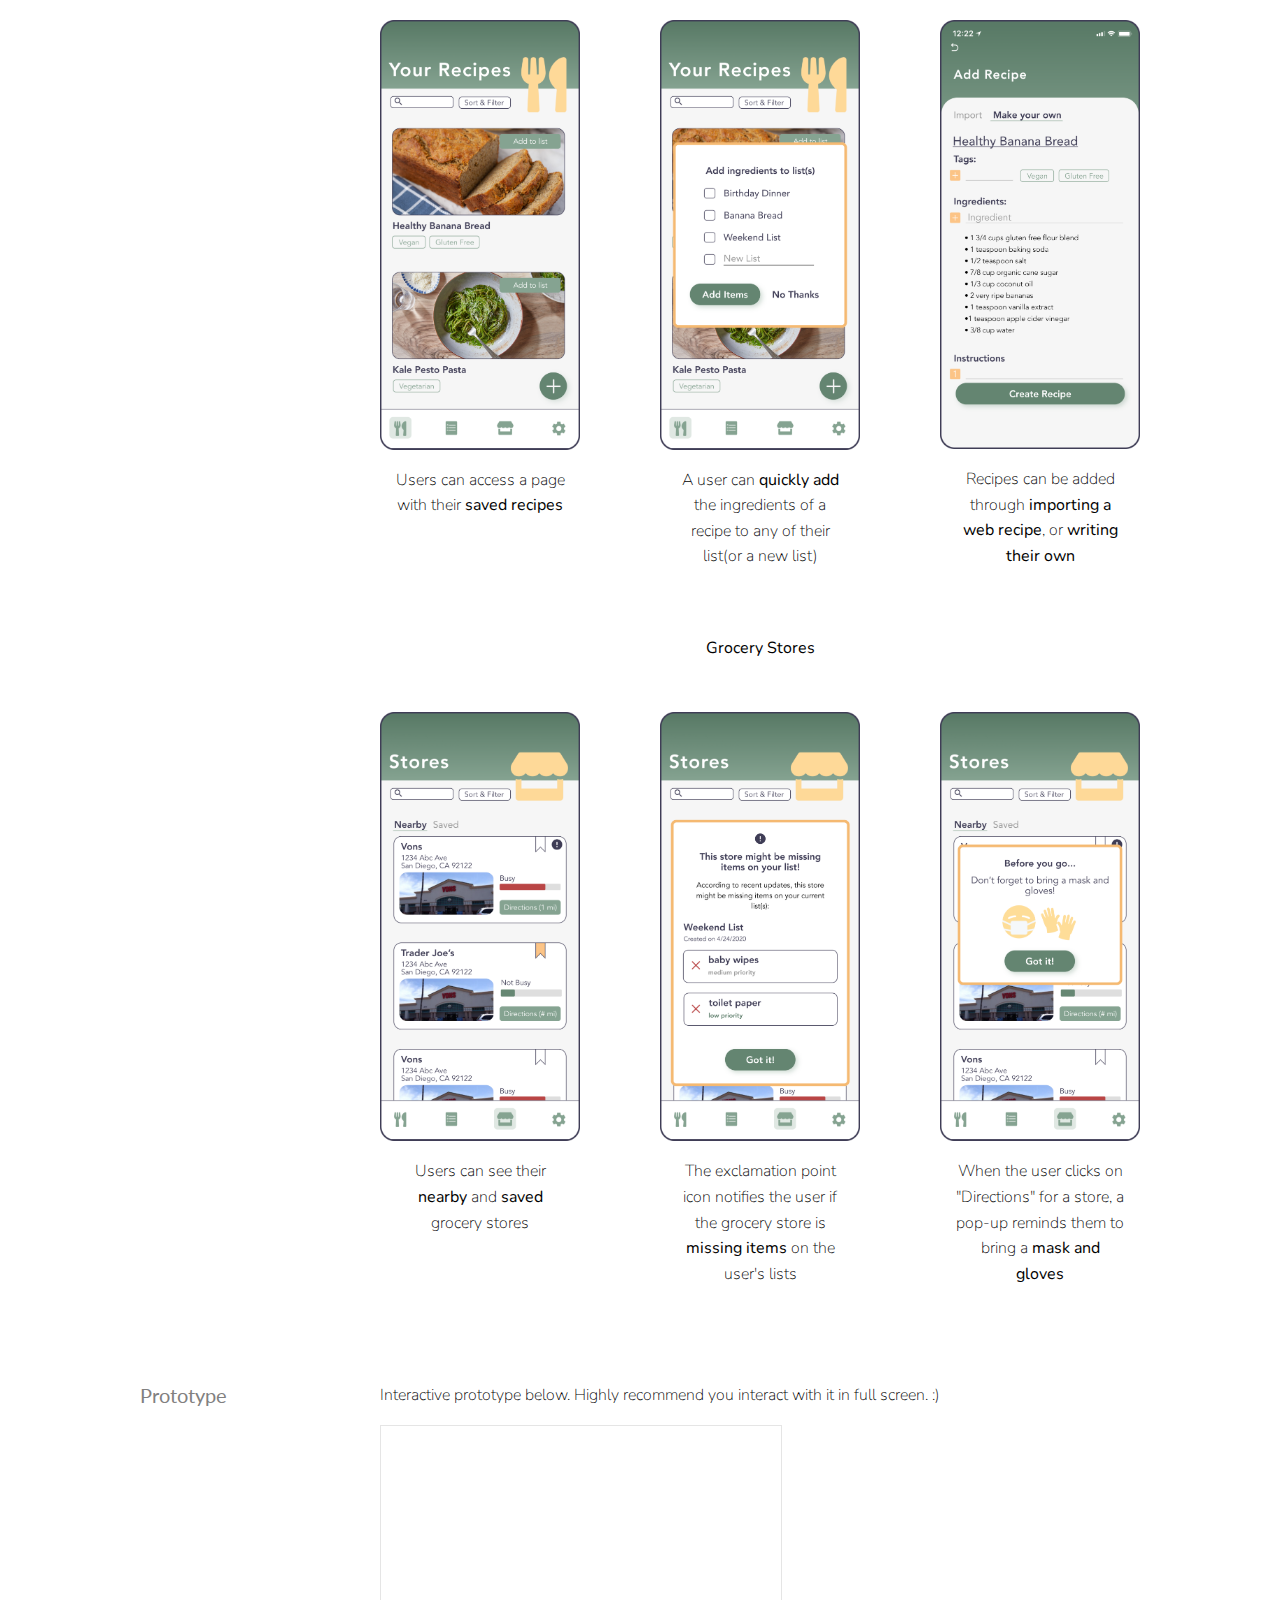
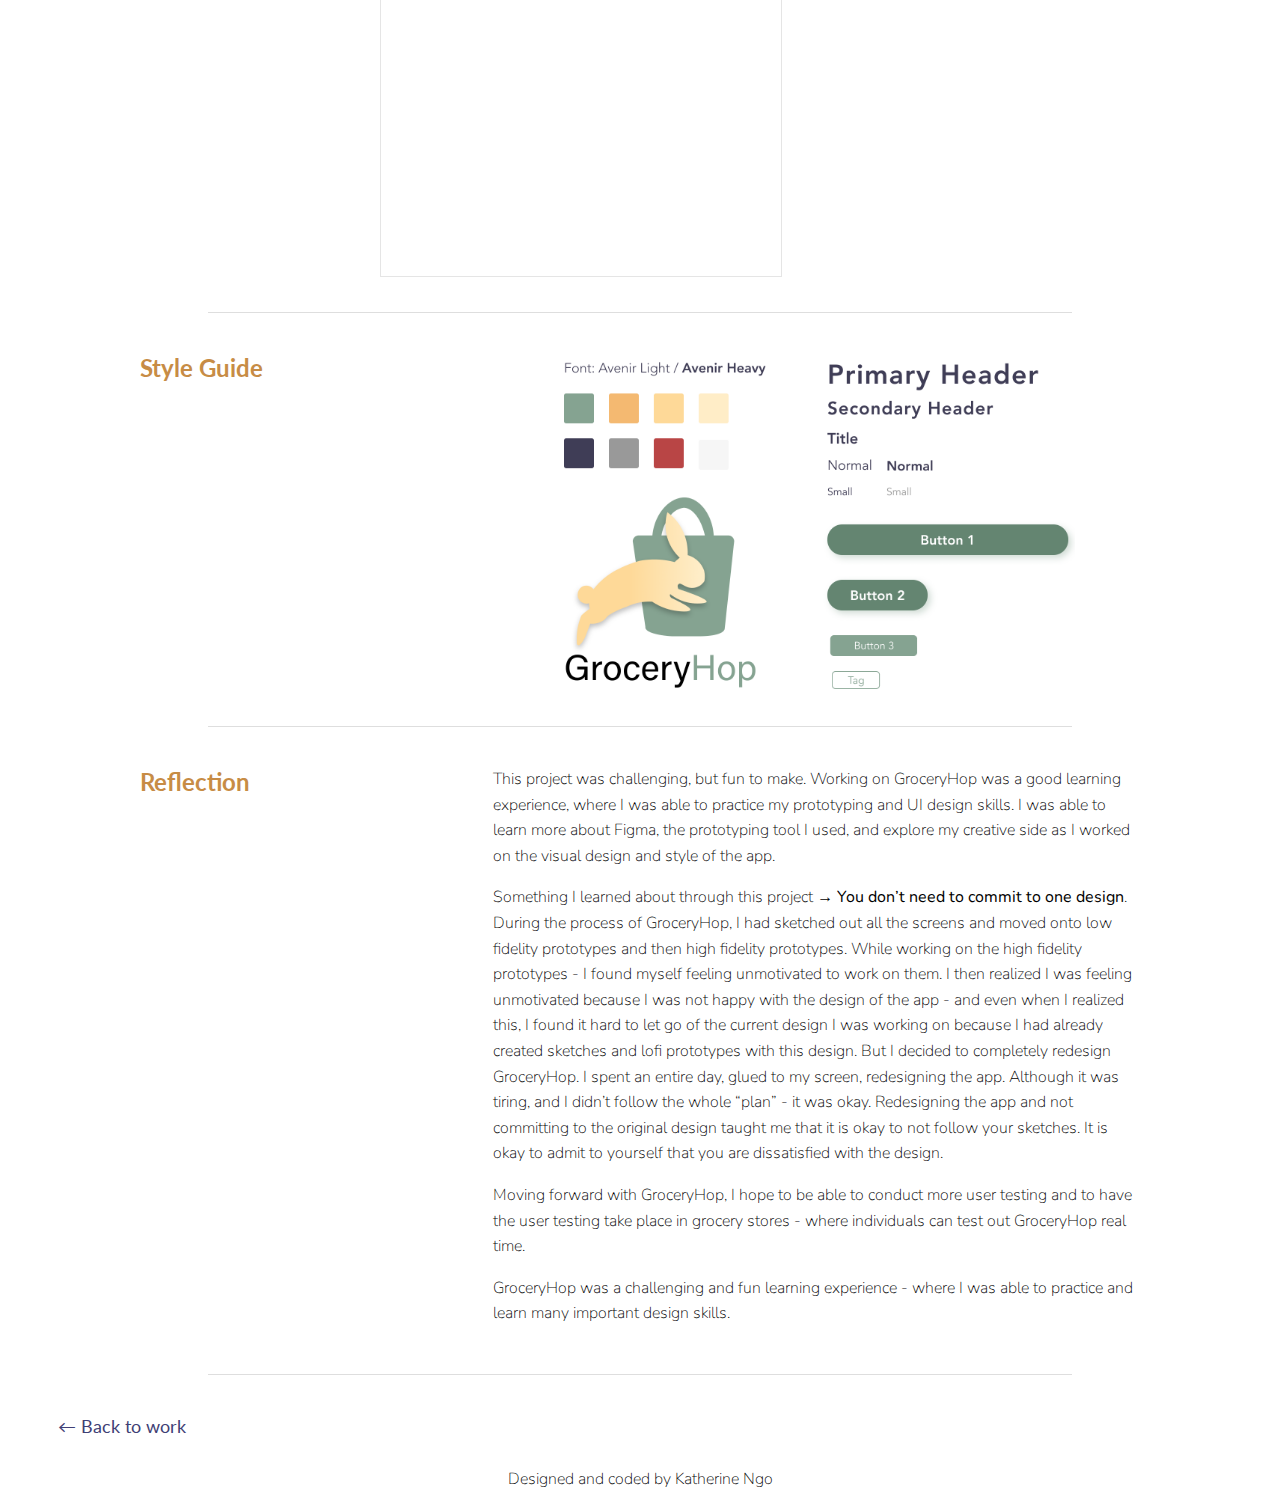
<file: groceryhop.html>
<!DOCTYPE html>
<html>
<head>
	<meta name="viewport" content="width=device-width, initial-scale=1.0">
	<link rel="shortcut icon" type="image/x-icon" href="favicon.ico" />
	<link rel="stylesheet" type="text/css" href="style.css">
	<link rel="stylesheet" href="https://fonts.googleapis.com/css?family=Montserrat:300">
	<link rel="stylesheet" href="https://fonts.googleapis.com/css?family=Quicksand">
    <link rel="stylesheet" href="https://fonts.googleapis.com/css?family=Lato:300,400,700">
    <link rel="stylesheet" href="https://fonts.googleapis.com/css?family=Nunito:200,300,400,700">
	<title>Katherine Ngo - GroceryHop</title>
	<div id="logo">
		<a href="index.html">
			<img src="img/kn-01.png" alt="home page" style="width:50px" class="left">
		</a>
		<div class="topnav">
			<a href="index.html">home</a>
			<a href="design.html">design</a>
			<a href="about.html">about</a>
			<a href="https://drive.google.com/file/d/1dBksXKnUikbFXSc-hxAoCKWMf6Q4_rc8/view?usp=sharing" target="_blank">resume</a>
			<!-- <a href="dailyui.html">daily ui</a> -->
		</div>
	</div>
	<br/>
</head>
<body>
    <br>
    <div class="image topimage">
        <img src="img/GroceryHop/gh-cover.svg" alt="gh-mockups" class="imgcenter projectbannerimage" style="margin-bottom: 50px;">
	</div>
    <div class="grid-layout2">
		<img src="img/GroceryHop/pale-order-completed.png" alt="shopping-app" class="imgcenter" style="width: 300px;">
		<div>
            <br>
            <p><span class="grayhighlight">Personal Project</span></p>
            <div>
				<p>UI/UX, Design, UX Research</p>
				<p><b>Duration: </b>8 weeks</p>
				<p><b>Role: </b>UI/UX Designer, UX Researcher, Visual Designer</p>
			</div>
			<!-- <h4 class="graybold">
				UI/UX Design, UX Research
				<br><br>
				Duration: 8 weeks
				<br><br>
				Role: UI/UX Designer, UX Researcher, Visual Designer
			</h4> -->
		</div>
    </div>
    <hr>
    <h4 class="marginleftright200 centertext ghheading" id="howmightwe">How might we help people efficiently grocery shop in order to ensure their safety and sanitation during the COVID-19 pandemic?
    </h4>
    <hr>
    <div class="grid-layout2">
        <h4 class="ghheading">Background</h4>
        <div>
            
            <p>The COVID-19 pandemic has quickly changed everyone’s lives. Grocery shopping has become the only time people leave their homes, but it is a <span class="orangehighlight">difficult and intimidating task</span>. People must be in public with other individuals and touch items that strangers have touched. Although there is social distancing - the task of grocery shopping has become an <span class="orangehighlight">anxious and stressful experience</span> for everyone. Individuals should be able to shop efficiently and safely. People should be able to get in and out of grocery stores quickly, while still gathering enough the items they need.</p>
            <p>Currently, the only time people leave their homes is to go grocery shopping, where people must <span class="orangehighlight">shop with caution</span> in order to maintain social distancing. Grocery shopping is essential, but also risky because people go out in public during a time when it is encouraged to stay inside our homes. I decided to work on creating a <span class="orangehighlight">grocery shopping app</span> that aims to help individuals shop efficiently and safely during this pandemic.
            </p>
        <img src="img/GroceryHop/pale-washing-hands.png" alt="washinghands" style="width: 200px;" class="imgcenter">
        </div>
    </div>
    <hr>
    <img src="img/GroceryHop/Process.png" alt="ghprocess" width="1000px" class="imgcenter">
    <hr>
    <div class="grid-layout2">
        <h4 class="ghheading">Interviews</h4>
        <div>
            <p>I conducted interviews to learn about people’s grocery shopping experiences from before and after the pandemic. Here are some important takeaways from the interviews.</p>
        </div>
        <h4 class="spheading2">Takeaways</h4>
        <div>
            <ul>
                <li><p>People buy groceries they need by <span class="orangehighlight">section/category</span></p></li>
                <li><p>People are more <span class="orangehighlight">anxious</span> now than before</p></li>
                <li><p>Grocery stores are now a <span class="orangehighlight">tense and stressful environment</span></p></li>
                <li><p>Grocery shopping <span class="orangehighlight">needs to be a quick and easy task</span></p></li>
                <li><p>Important items are often out of stock due to people <span class="orangehighlight">panic buying</span></p></li>
            </ul>
        </div>
    </div>
    <hr>
    <div class="grid-layout2">
        <h4 class="ghheading">Personas</h4>
        <div>
            <p>I created two different personas - a college student and a father. This allowed me to work on creating an app that can cater to different types of users.</p>
        </div>
        <div>
            <h4 class="spheading2">Amanda</h4>
            <img src="img/GroceryHop/page-not-found-2.png" alt="Amanda" width="400px" class="imgcenter">
        </div>
        <div>
            <p>A College Student.</p>
            <p>Worries</p>
            <ul>
                <li><p>Getting/giving COVID-19 at the grocery store</p></li>
                <li><p>The stressful and tense environment at the grocery store</p></li>
                <li><p>Not having the right groceries for her daily meals</p></li>
            </ul>
            <p>Groceries Shopping Background</p>
            <ul>
                <li><p>Buys ingredients for her daily meals but also to try out new recipes</p></li>
                <li><p>Saves recipes and opens them up at the store</p></li>
                <li><p>Doesn't use an organized list</p></li>
            </ul>
            <p>Shopping Goals</p>
            <ul>
                <li><p>Buy what she needs, but also buy a variety of ingredients to experiment with recipes</p></li>
                <li><p>Get in and out of the grocery store efficiently</p></li>
            </ul>
        </div>
        <div>
            <h4 class="spheading2">Dan</h4>
            <img src="img/GroceryHop/delivery-4.png" alt="Dan" width="400px" class="imgcenter">
        </div>
        <div>
            <p>A Husband and Father.</p>
            <p>Worries</p>
            <ul>
                <li><p>Getting/giving COVID-19 at the grocery store</p></li>
                <li><p>Giving COVD-19 to his family</p></li>
                <li><p>Not having enough groceries to feed his family</p></li>
            </ul>
            <p>Groceries Shopping Background</p>
            <ul>
                <li><p>Shops for his family</p></li>
                <li><p>Writes down his grocery list on a piece of paper</p></li>
            </ul>
            <p>Shopping Goals</p>
            <ul>
                <li><p>Buy enough groceries to last about 2 weeks</p></li>
                <li><p>Provide enough food for his family</p></li>
            </ul>
        </div>
    </div>
    <hr>
    <div class="grid-layout2">
        <h4 class="ghheading">Storyboards</h4>
        <div>
            <p>Creating storyboards helped me place the personas into specific situations and allowed me to look at the user journey.</p>
            <img src="img/GroceryHop/gh-storyboard1.png" alt="s1" width="60%" class="imgcenter">
            <img src="img/GroceryHop/gh-storyboard2.png" alt="s2" width="60%" class="imgcenter">
        </div>
    </div>
    <hr>
    <div class="grid-layout2">
        <h4 class="ghheading">Competitive Analysis</h4>
        <div>
            <p>I downloaded multiple grocery apps in order to learn more about the strengths and weaknesses of other grocery shopping apps.</p>
            <img src="img/GroceryHop/Grocery List App - GH-competitive analysis.jpg" alt="gh-companalysis" width="100%">
        </div>
    </div>
    <hr>
    <div class="grid-layout2">
        <h4 class="ghheading">Design Goals</h4>
        <div>
            <img src="img/GroceryHop/done-5.png" alt="done" width="400px" >
           <ul>
            <li><p>Features for efficient shopping</p></li>
			<li><p>Useful store information</p></li>
            <li><p>Simple and relaxing design</p></li>
            <li><p>Intuitive user interface</p></li>
           </ul>
        </div>
    </div>
    <hr>
    <div class="grid-layout2">
        <h4 class="ghheading">Information Architecture</h4>
        <div>
            <img src="img/GroceryHop/InfoArch.png" alt="InfoArch" width="100%">
        </div>
    </div>
    <hr>
    <div class="grid-layout2">
        <h4 class="ghheading">Sketches & Prototypes</h4>
        <div>
            <p>I brainstormed and planned out the screens through sketches before moving onto low fidelity prototypes. I conducted user testing and continued to iterate upon my prototypes as I continued to receive feedback from user tests.</p>
        </div>
        <div>
            <img src="img/GroceryHop/gh-sketches.png" alt="gh-sketches" width="100%" class="imgcenter">
        </div>
        <div>
            <img src="img/GroceryHop/gh-lofi.png" alt="gh-lofi" width="100%" class="imgcenter">
        </div>
    </div>
    <hr>
    <div class="grid-layout2">
    <h4 class="ghheading">Final Product</h4>
    <div>
        <br>
        <p class="centertext"><b>Current Lists</b></p>
        <div class="triogrid"> 
            <div>
                <img src="img/GroceryHop/currentlists.png" alt="currentlists" width="200px" class="imgcenter">
                <br>
                <p class="small centertext">Users can <b>quickly access</b> their current lists</p>
            </div>
            <div>
                <img src="img/GroceryHop/Shoppinglist.png" alt="Shoppinglist" width="200px" class="imgcenter">
                <br>
                <p class="small centertext">Lists are <b>grouped into categories</b> and <b>sorted by priority</b></p>
            </div>
            <div>
                <img src="img/GroceryHop/Shoppinglist2.png" alt="Shoppinglist2" width="200px" class="imgcenter">
                <br>
                <p class="small centertext">When a user checks off an item, the items automatically moves to the bottom of the list to ensure <b>efficient shopping.</b></p>
            </div>
        </div>
        <p class="centertext"><b>Adding a New List</b></p>
        <div class="triogrid">
            <div>
                <img src="img/GroceryHop/itemspopup.png" alt="itemspopup" width="200px" class="imgcenter">
                <br>
                <p class="small centertext">When a user creates a list, a pop up will ask if they would like to <b>add items</b> they never got in their last list</p>
            </div>
            <div>
                <img src="img/GroceryHop/createlist.png" alt="createlist" width="200px" class="imgcenter">
                <br>
                <p class="small centertext">Users can quickly create the list - where they have the option to put in the <b>category, quantity, and priority</b></p>
            </div>
            <div>
                <img src="img/GroceryHop/createlistfeedback.png" alt="createlistfeedback" width="200px" class="imgcenter">
                <br>
                <p class="small centertext">User <b>feedback</b> for the user when they finish creating a list</p>
            </div>
        </div>
        <p class="centertext"><b>Your Recipes</b></p>
        <div class="triogrid">
            <div>
                <img src="img/GroceryHop/yourrecipes.png" alt="yourrecipes" width="200px" class="imgcenter">
                <br>
                <p class="small centertext">Users can access a page with their <b>saved recipes</b></p>
            </div>
            <div>
                <img src="img/GroceryHop/recipepopup.png" alt="recipepopup" width="200px" class="imgcenter">
                <br>
                <p class="small centertext">A user can <b>quickly add</b> the ingredients of a recipe to any of their list(or a new list)</p>
            </div>
            <div>
                <img src="img/GroceryHop/addrecipe.png" alt="addrecipe" width="200px" class="imgcenter">
                <br>
                <p class="small centertext">Recipes can be added through <b>importing a web recipe</b>, or <b>writing their own</b></p>
            </div>
        </div>
        <p class="centertext"><b>Grocery Stores</b></p>
        <div class="triogrid">
            <div>
                <img src="img/GroceryHop/stores.png" alt="Stores" width="200px" class="imgcenter">
                <br>
                <p class="small centertext">Users can see their <b>nearby</b> and <b>saved</b> grocery stores</p>
            </div>
            <div>
                <img src="img/GroceryHop/missingitemspopup.png" alt="missingitemspopup" width="200px" class="imgcenter">
                <br>
                <p class="small centertext">The exclamation point icon notifies the user if the grocery store is <b>missing items</b> on the user's lists</p>
            </div>
            <div>
                <img src="img/GroceryHop/beforeyougo.png" alt="beforeyougo" width="200px" class="imgcenter">
                <br>
                <p class="small centertext">When the user clicks on "Directions" for a store, a pop-up reminds them to bring a <b>mask and gloves</b></p>
            </div>
        </div>
    </div>
        <h4 class="spheading2">Prototype</h4>
        <div>
            <p class="small" style="margin-left: 0px;">Interactive prototype below. Highly recommend you interact with it in full screen. :)</p>
            <iframe style="border: 1px solid rgba(0, 0, 0, 0.1);" width="400" height="450" src="https://www.figma.com/embed?embed_host=share&url=https%3A%2F%2Fwww.figma.com%2Fproto%2F4dx4WgscmMmpi3uNsD8Wwe%2FGroceryHop-Prototypes%3Fnode-id%3D1%253A6%26viewport%3D145%252C450%252C0.25494062900543213%26scaling%3Dscale-down&chrome=DOCUMENTATION" allowfullscreen></iframe>        </div>
        </div>
    </div>
    <hr>
    <div class="grid-layout2">
        <h4 class="ghheading">Style Guide</h4>
        <div>
            <img src="img/GroceryHop/gh-designsystem.png" alt="gh-style" width="80%" class="imgcenter">
        </div>
    </div>
    <hr>
    <div class="grid-layout2">
        <h4 class="ghheading">Reflection</h4>
        <div>
            <p>This project was challenging, but fun to make. Working on GroceryHop was a good learning experience, where I was able to practice my prototyping and UI design skills. I was able to learn more about Figma, the prototyping tool I used, and explore my creative side as I worked on the visual design and style of the app.</p>
            <p>Something I learned about through this project →  <b>You don’t need to commit to one design</b>.
                During the process of GroceryHop, I had sketched out all the screens and moved onto low fidelity prototypes and then high fidelity prototypes. While working on the high fidelity prototypes - I found myself feeling unmotivated to work on them. I then realized I was feeling unmotivated because I was not happy with the design of the app - and even when I realized this, I found it hard to let go of the current design I was working on because I had already created sketches and lofi prototypes with this design. But I decided to completely redesign GroceryHop. I spent an entire day, glued to my screen, redesigning the app. Although it was tiring, and I didn’t follow the whole “plan” -  it was okay. Redesigning the app and not committing to the original design taught me that it is okay to not follow your sketches. It is okay to admit to yourself that you are dissatisfied with the design.</p>
             <p>Moving forward with GroceryHop, I hope to be able to conduct more user testing and to have the user testing take place in grocery stores - where individuals can test out GroceryHop real time. </p>   
            <p>GroceryHop was a challenging and fun learning experience - where I was able to practice and learn many important design skills.</p>
        </div>
    </div>
    <hr>
    <div>
        <a href="index.html" id="backwork" class="centertext">← Back to work</a>
        <p id="madeby"> Designed and coded by Katherine Ngo</p>
    </div>
</body>
</file>
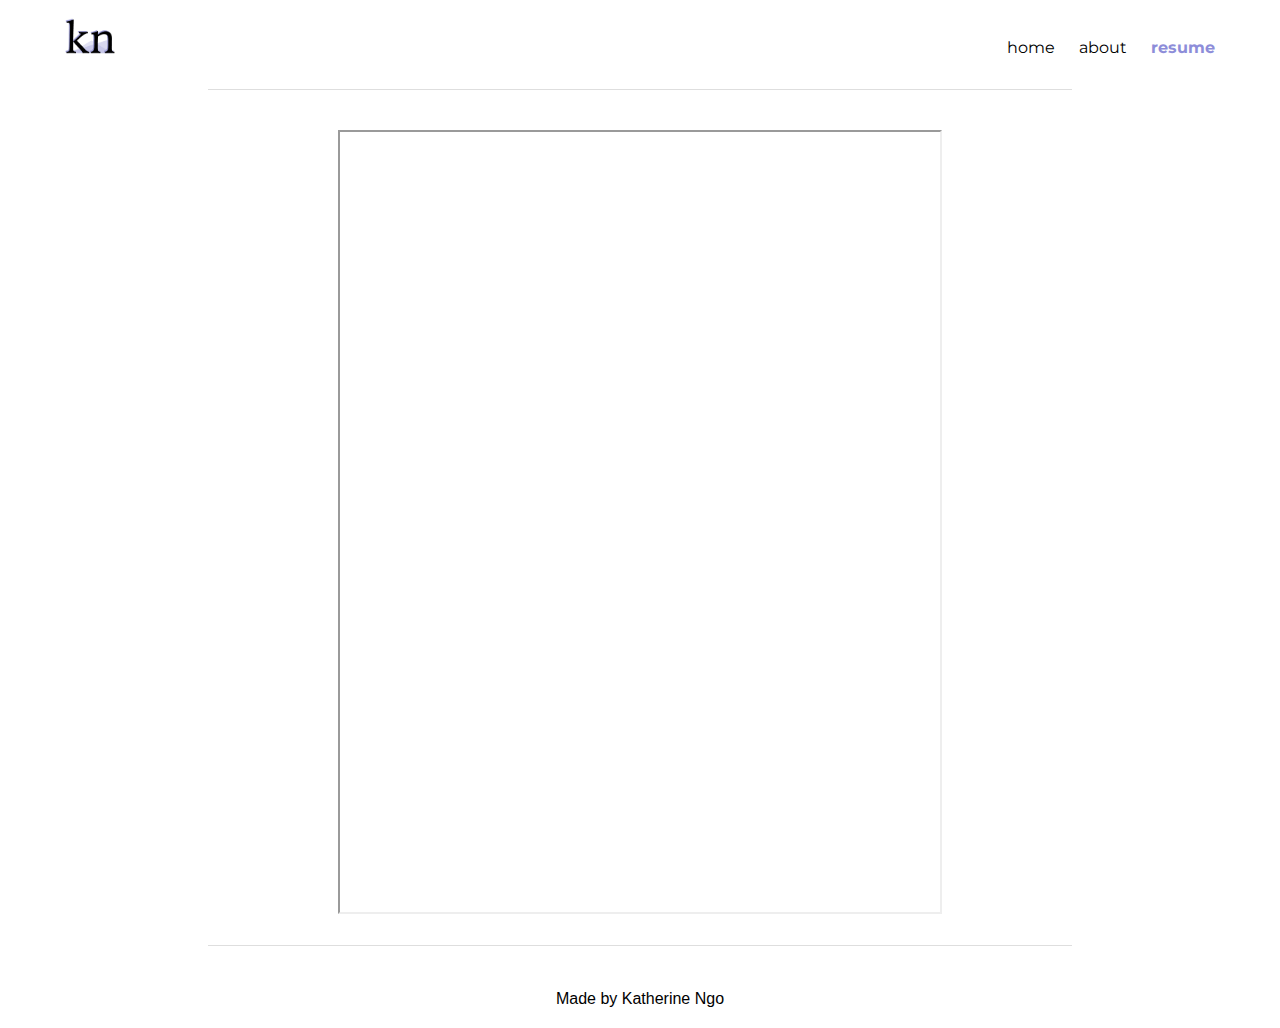
<file: resume.html>
<!DOCTYPE html>
<html>
<head>
	<meta name="viewport" content="width=device-width, initial-scale=1.0">
	<link rel="shortcut icon" type="image/x-icon" href="favicon.ico" />
	<link rel="stylesheet" type="text/css" href="style.css">
	<link rel="stylesheet" href="https://fonts.googleapis.com/css?family=Montserrat:300">
	<link rel="stylesheet" href="https://fonts.googleapis.com/css?family=Quicksand">
	<link rel="stylesheet" href="https://fonts.googleapis.com/css?family=Lato:300,700">
	<title>Katherine Ngo - Resume</title>
	<div id="logo">
		<a href="index.html">
			<img src="img/kn-01.png" alt="home page" style="width:50px" class="left">
		</a>
		<div class="topnav">
			<a href="index.html">home</a>
			<a href="about.html">about</a>
			<a href="resume.html" class="current">resume</a>
			<!-- <a href="dailyui.html">daily ui</a> -->
		</div>
	</div>
	<hr/>
</head>
<body>
	<div class="center">
		<iframe src="img/Design_resume.pdf#toolbar=0" height="780" width="600"></iframe>
	</div>
<hr>
<div>
	<p id="madeby"> Made by Katherine Ngo</p>
</div>
</body>
</html>
</file>
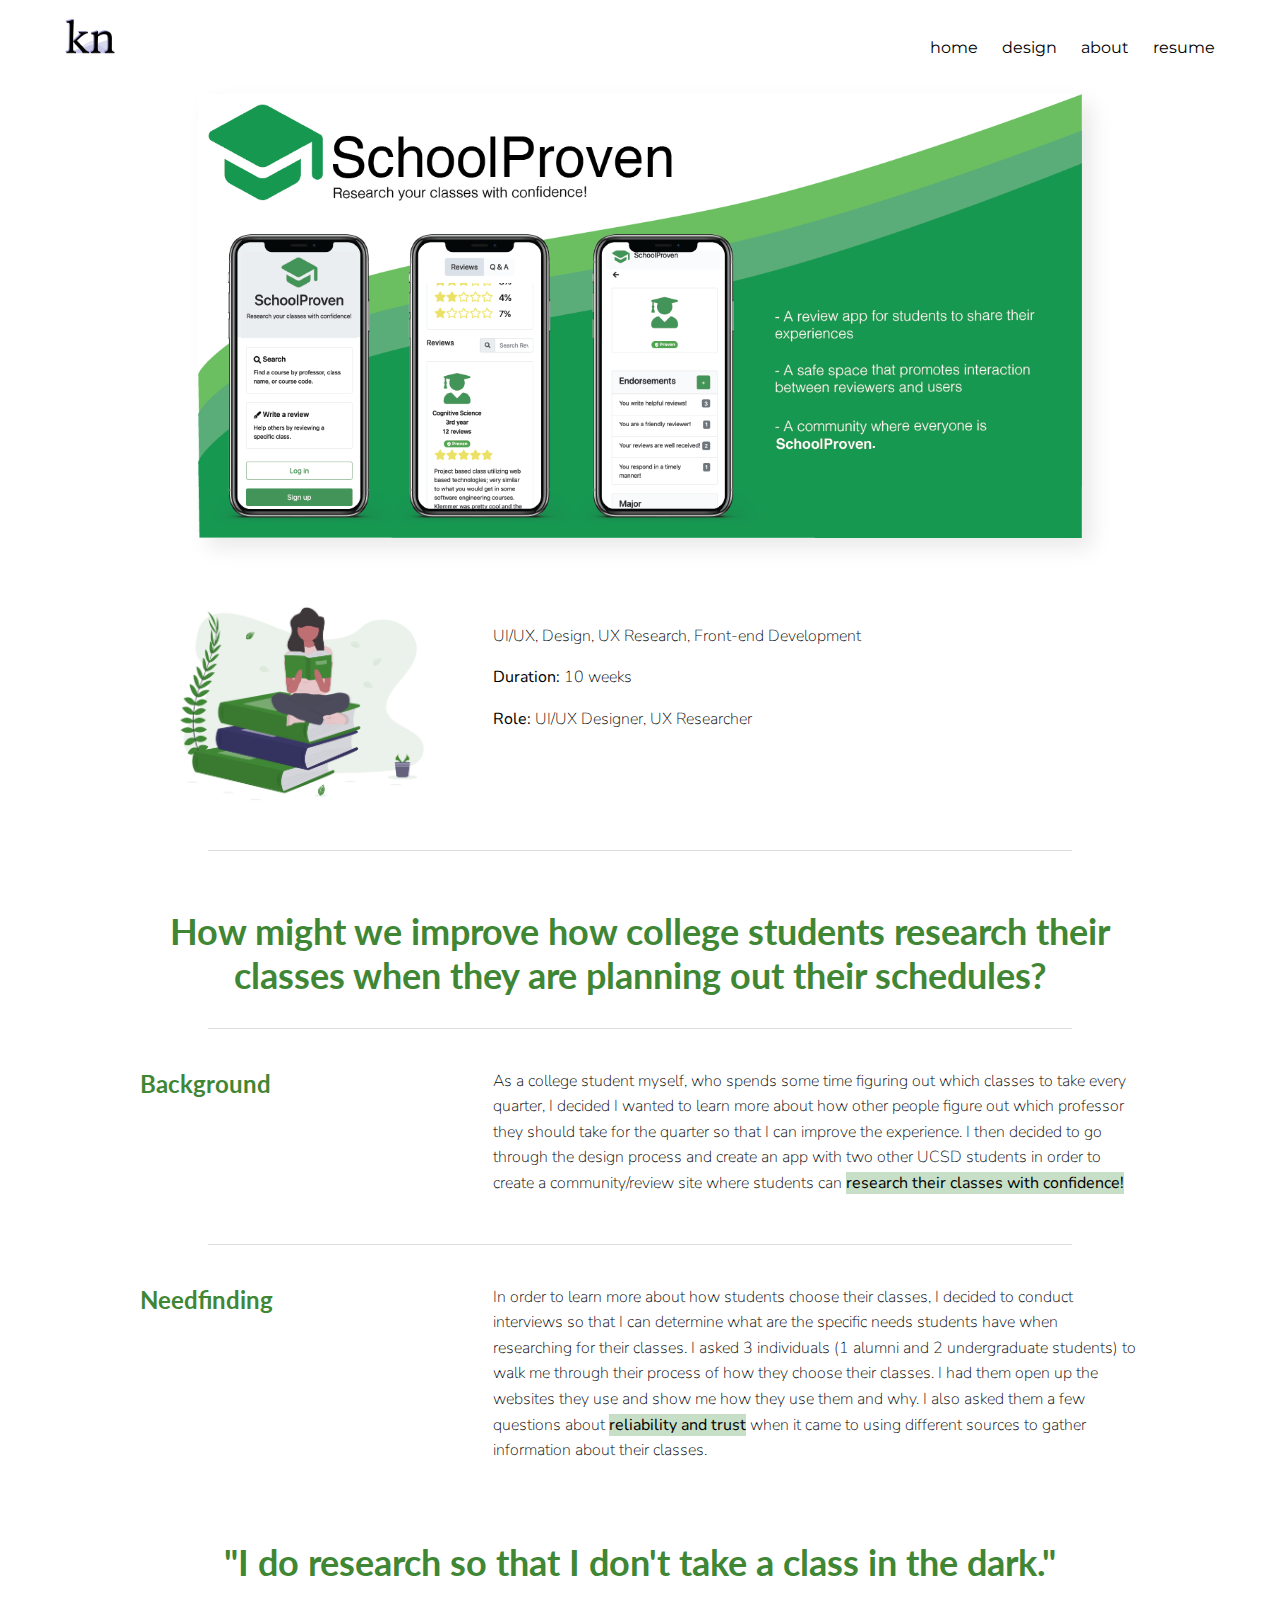
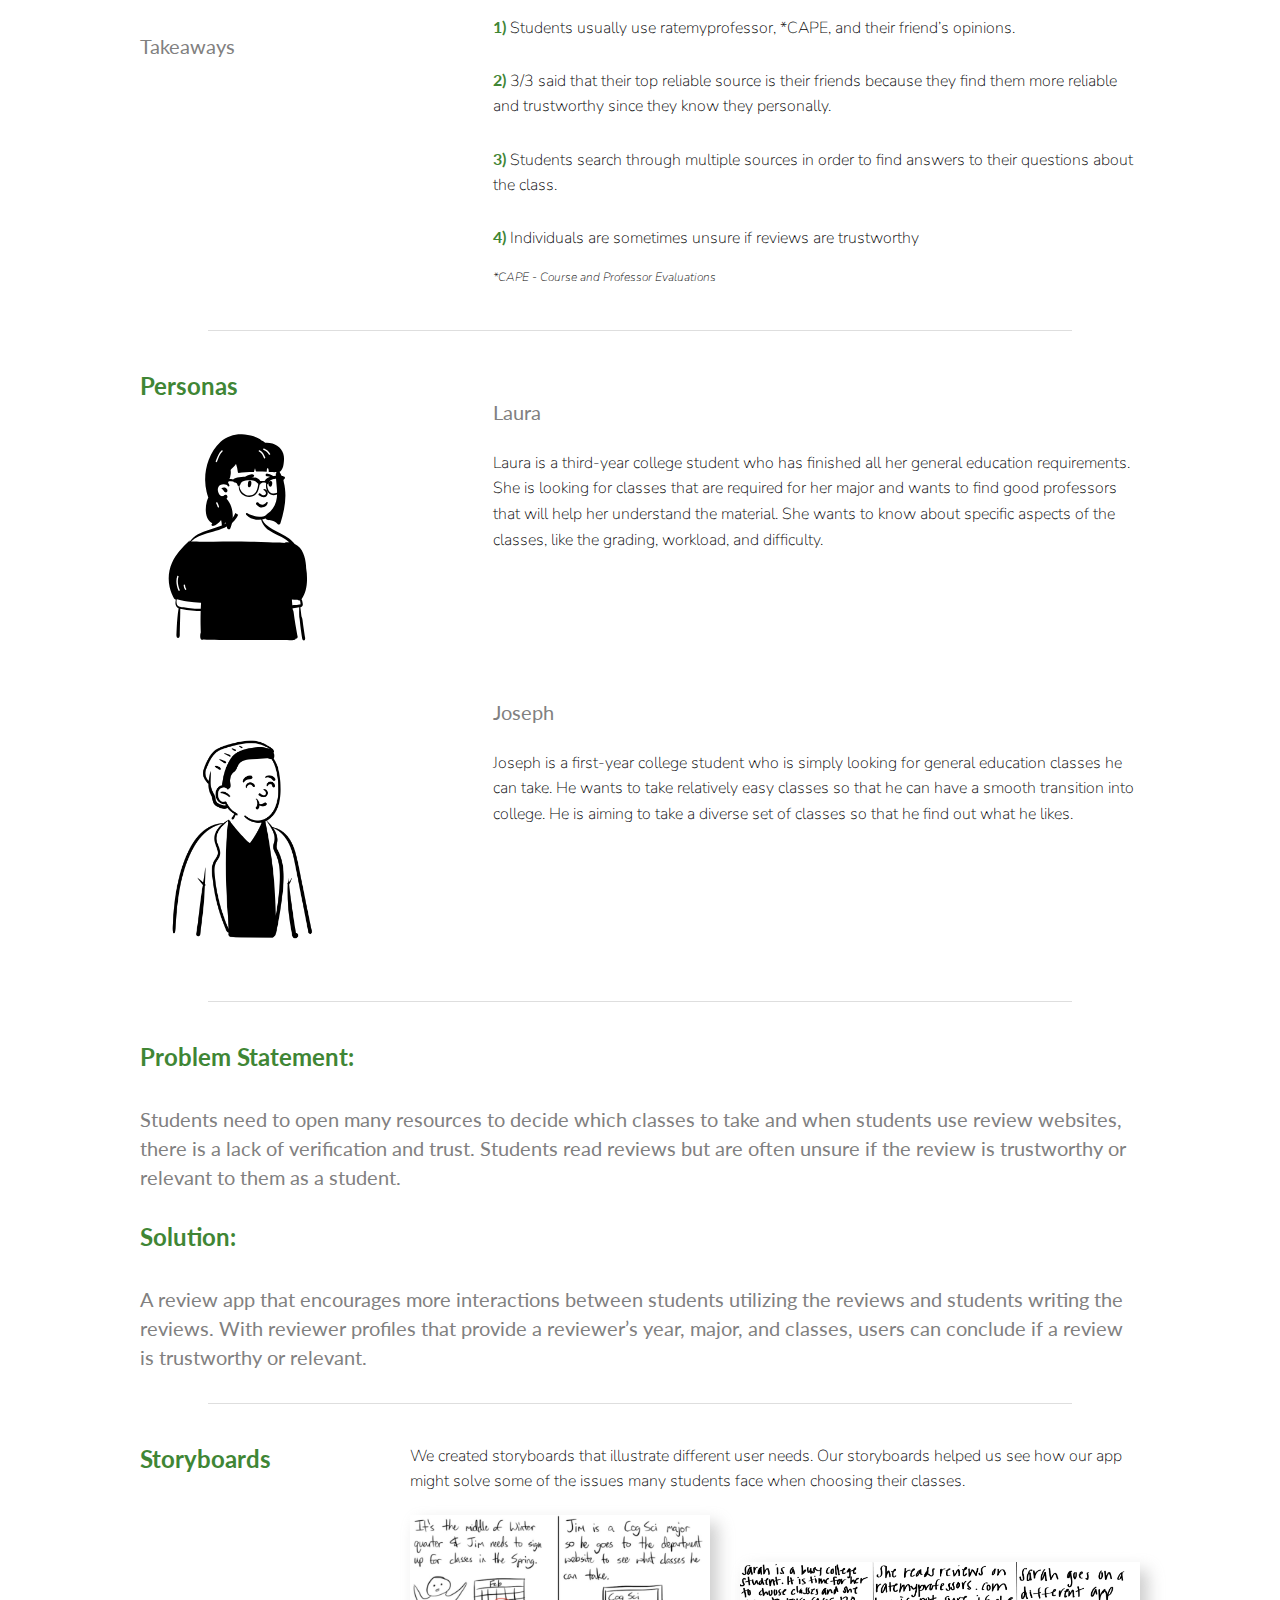
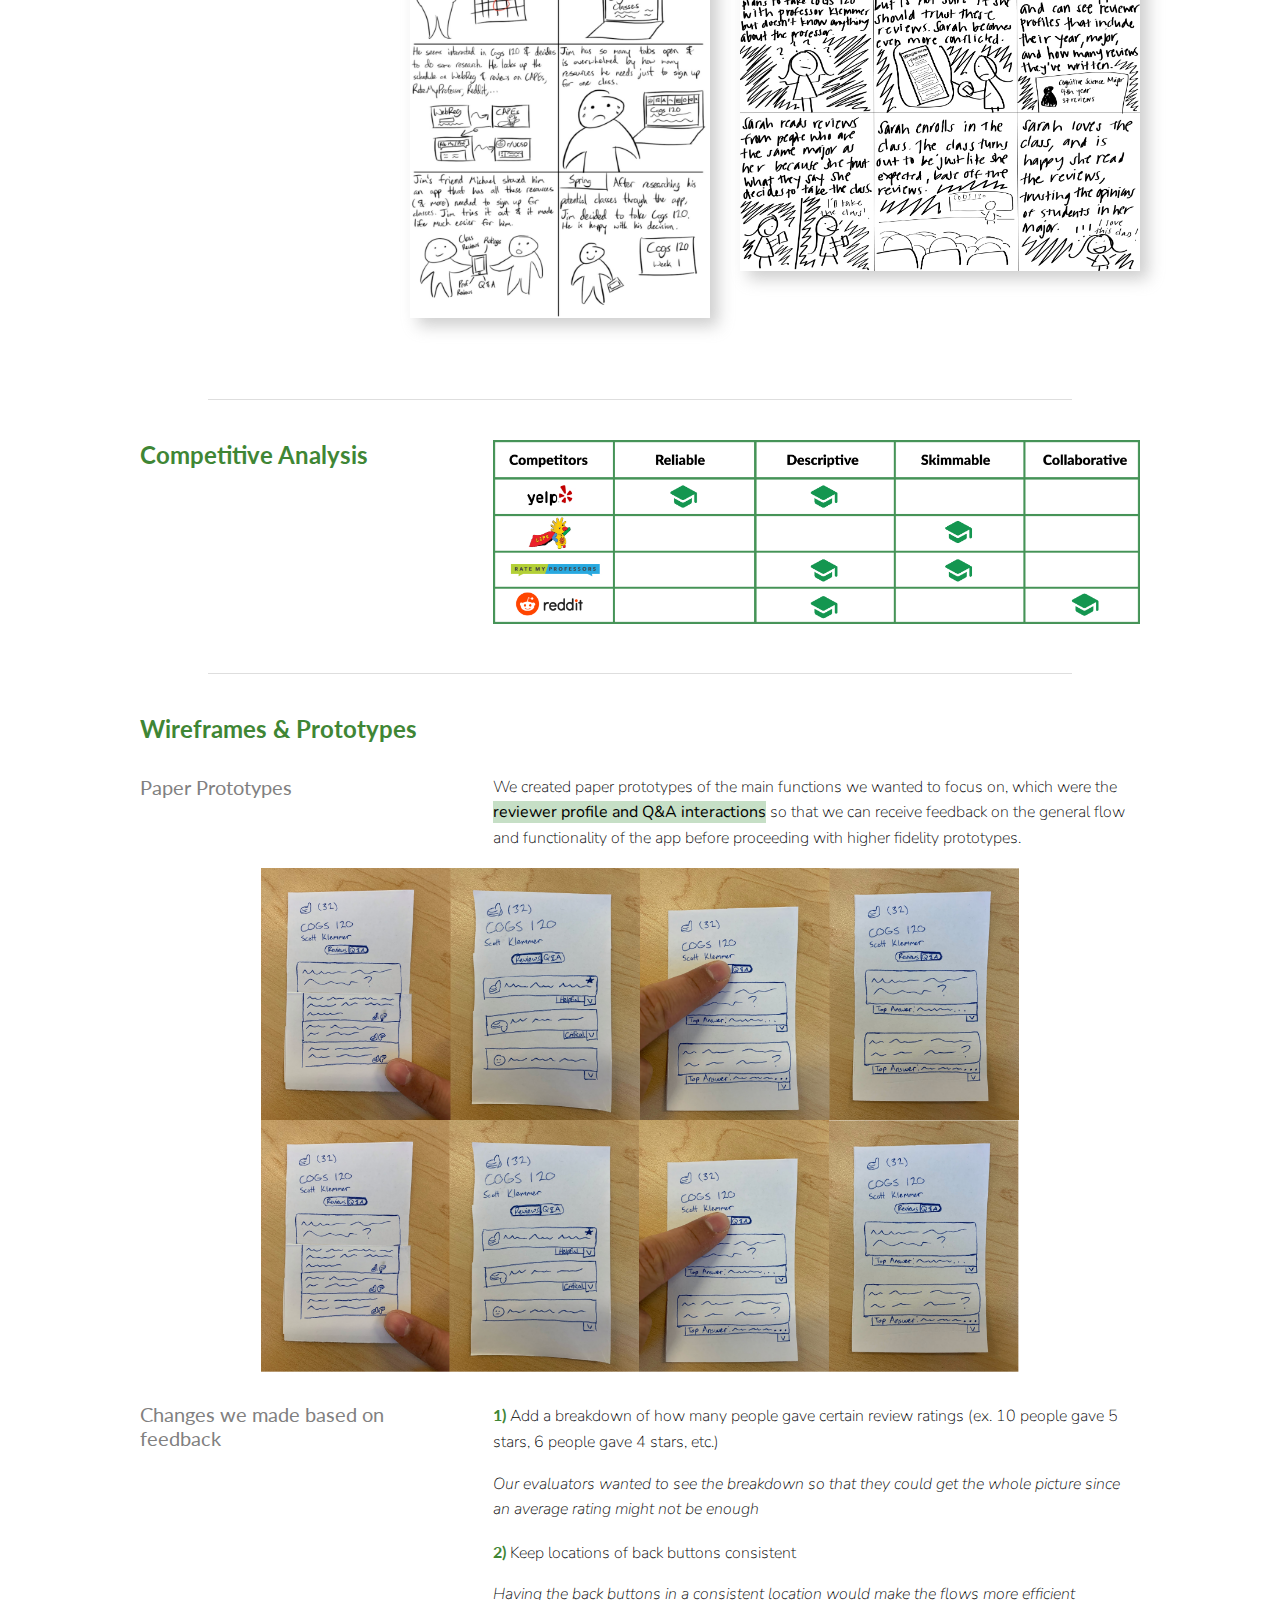
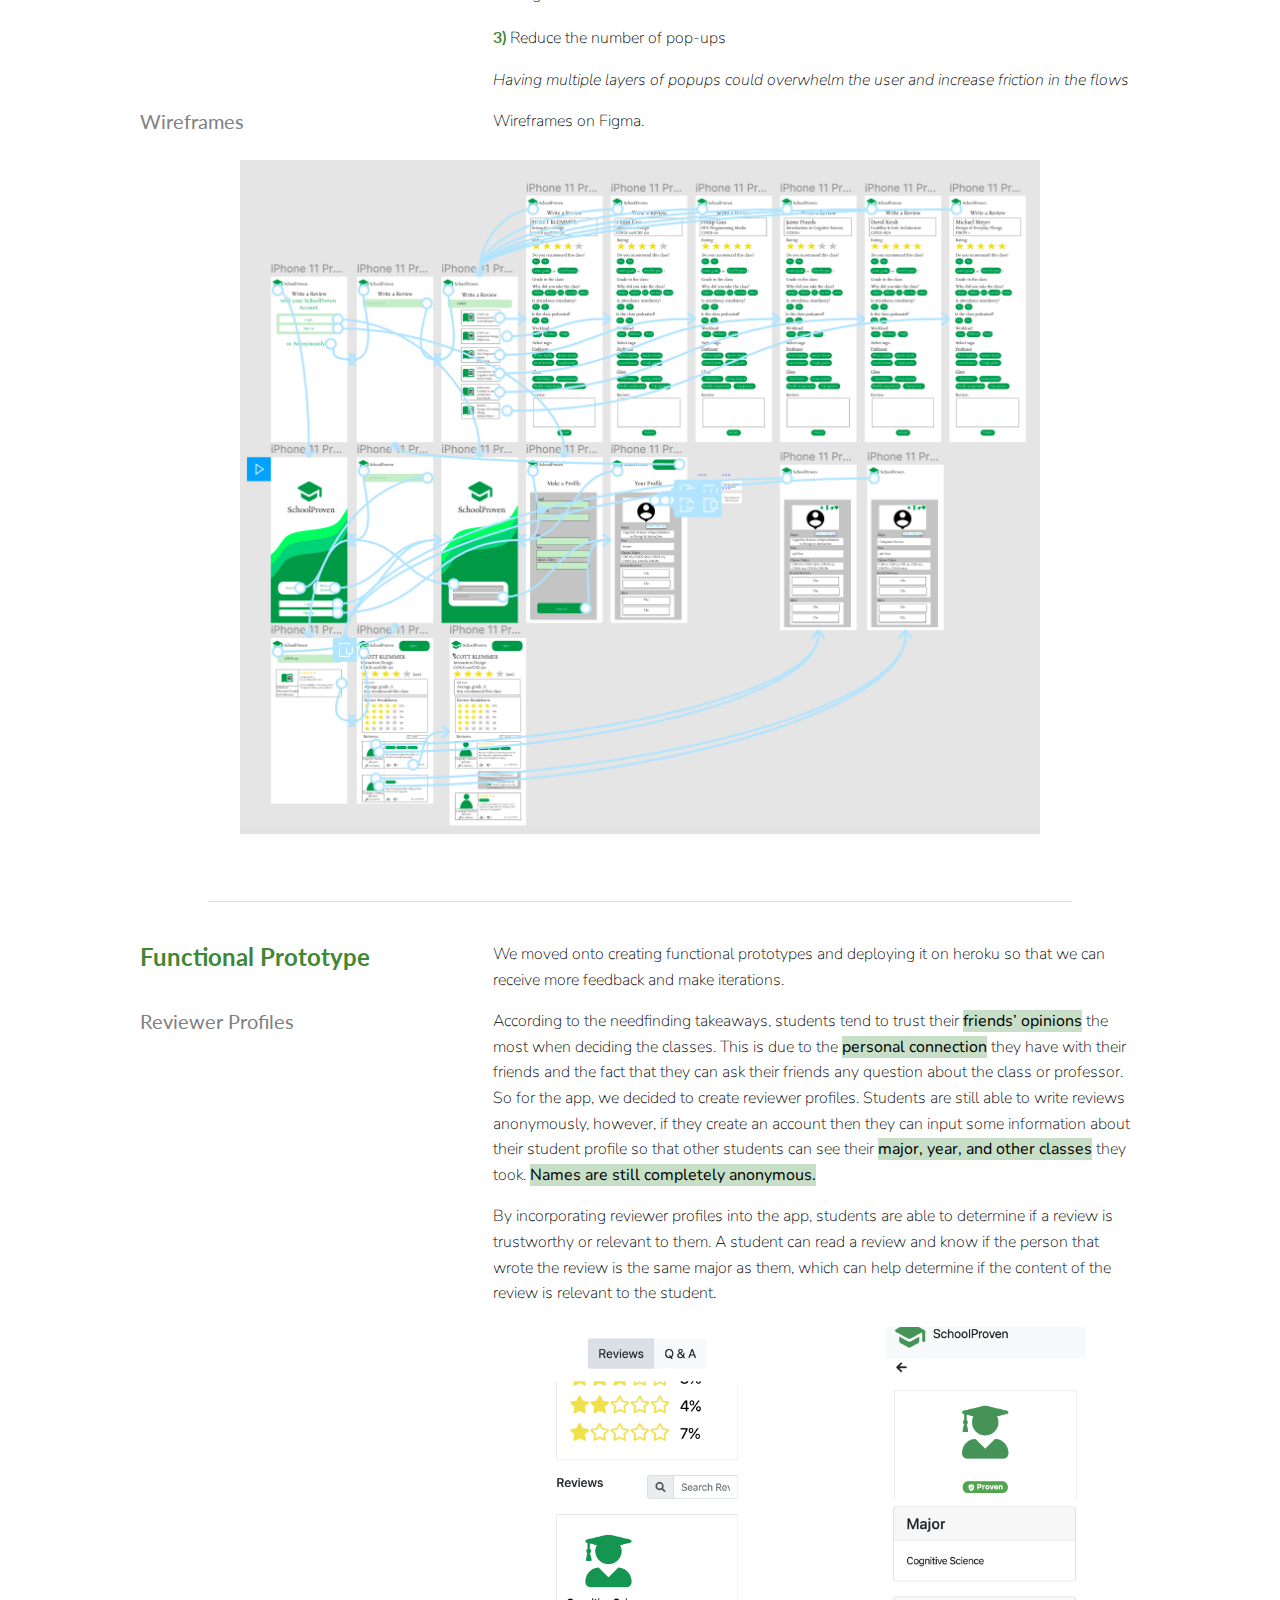
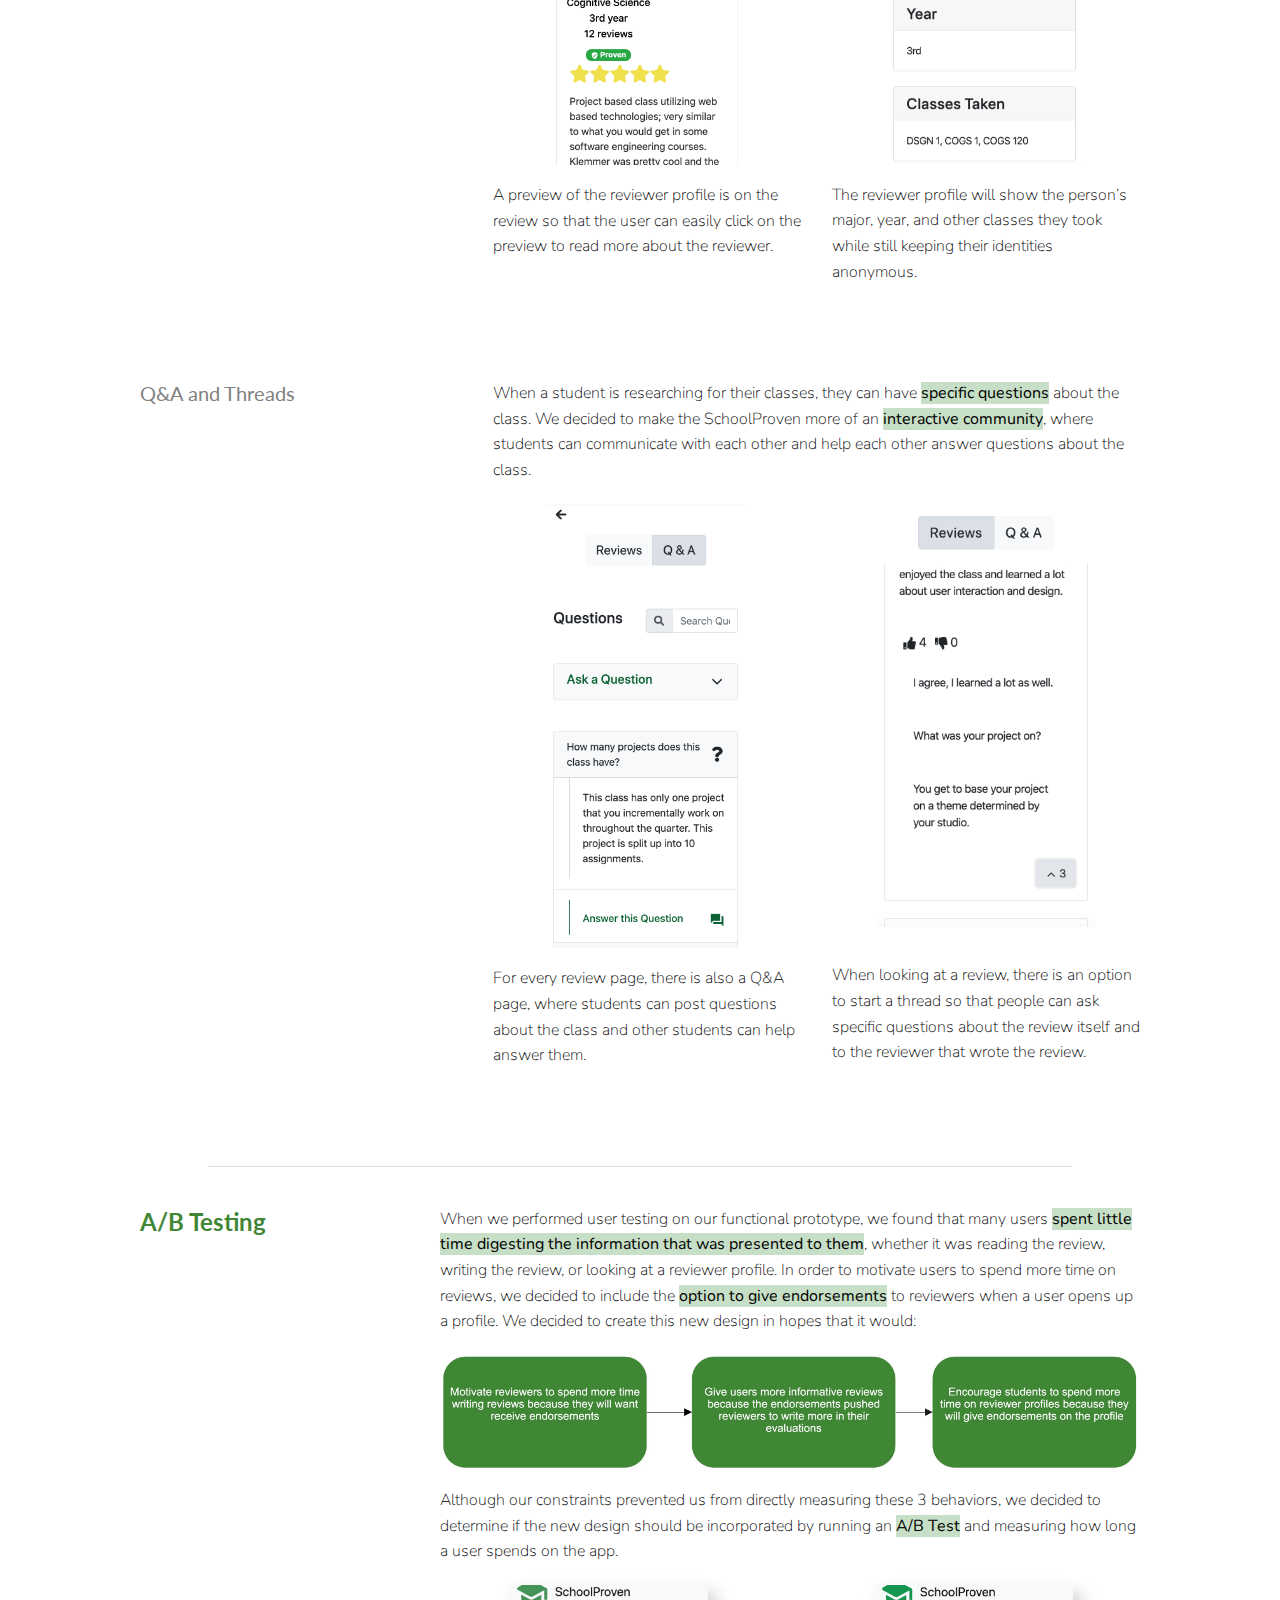
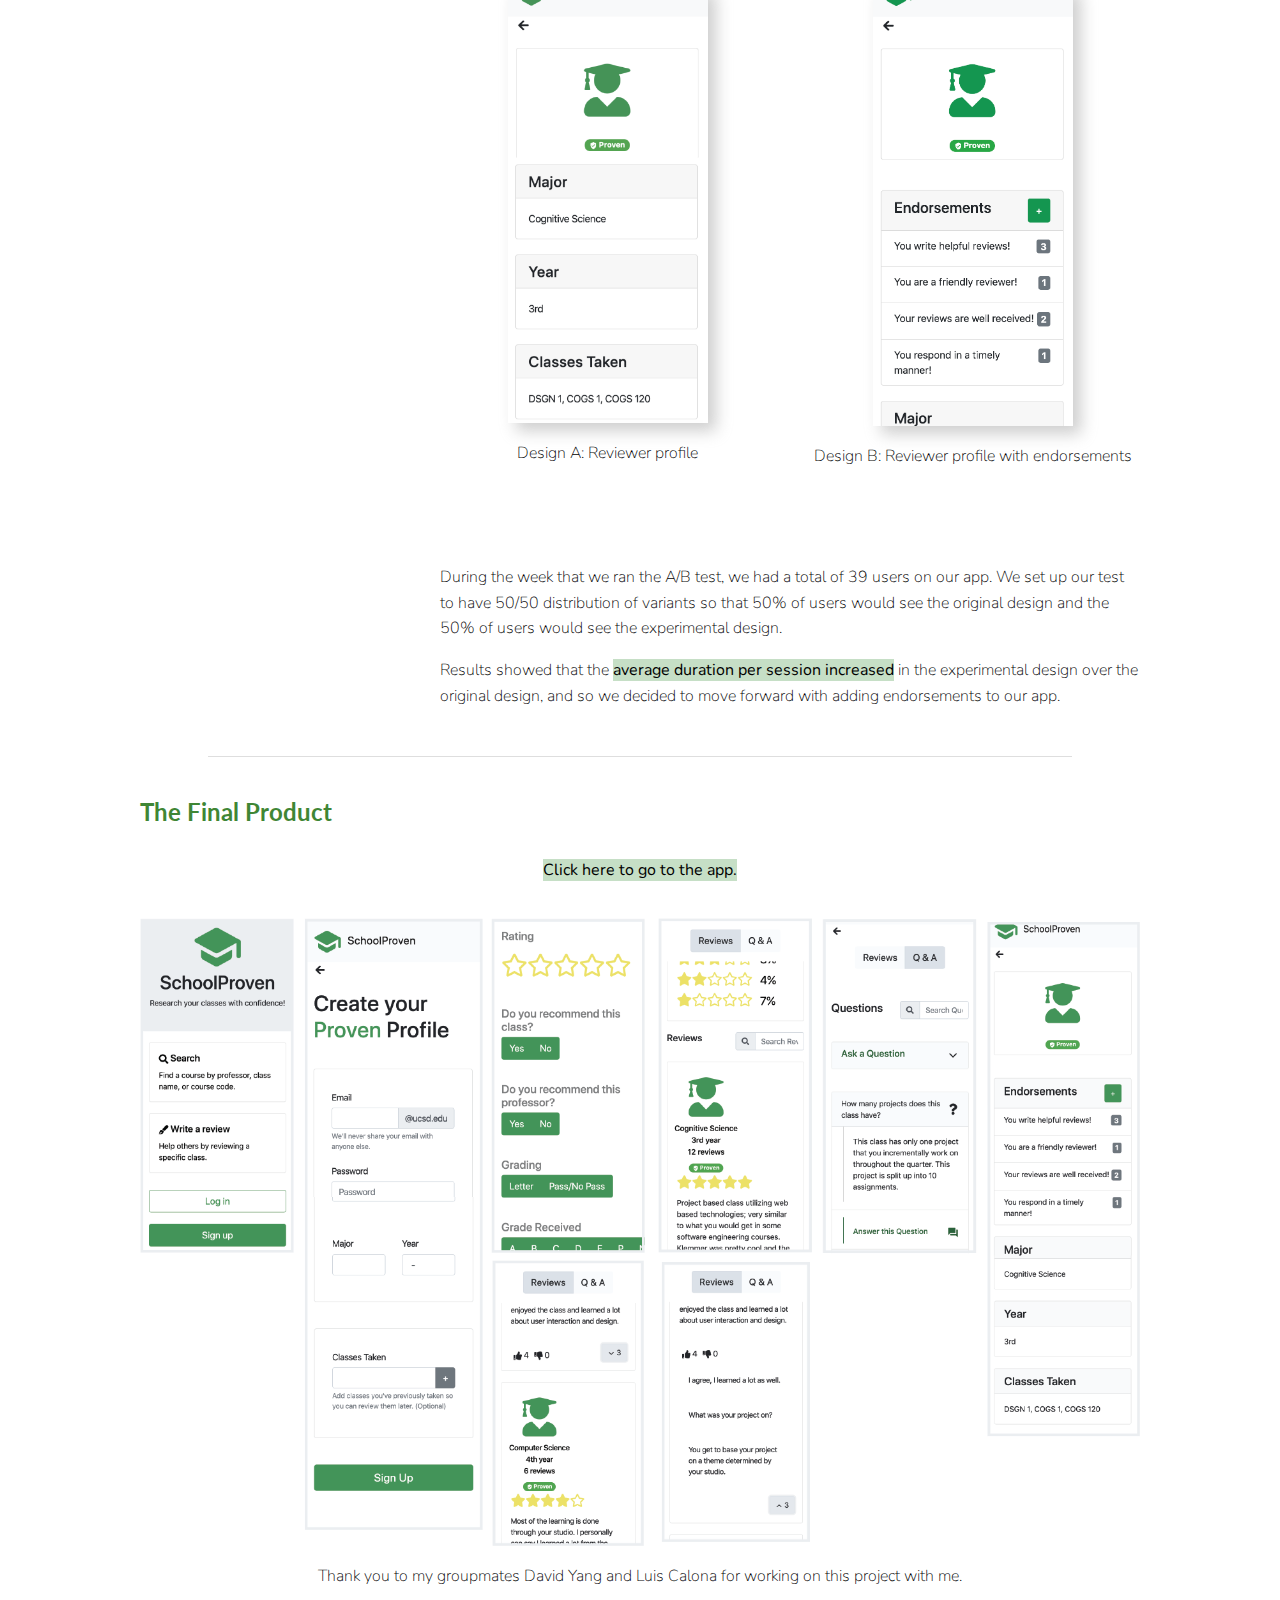
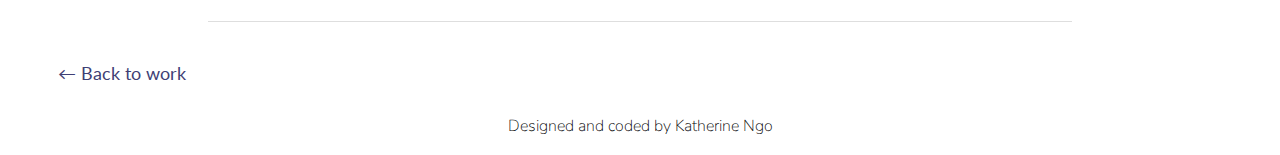
<file: SchoolProven.html>
<!DOCTYPE html>
<html>
<head>
	<meta name="viewport" content="width=device-width, initial-scale=1.0">
	<link rel="shortcut icon" type="image/x-icon" href="favicon.ico" />
	<link rel="stylesheet" type="text/css" href="style.css">
	<link rel="stylesheet" href="https://fonts.googleapis.com/css?family=Montserrat:300">
	<link rel="stylesheet" href="https://fonts.googleapis.com/css?family=Quicksand">
	<link rel="stylesheet" href="https://fonts.googleapis.com/css?family=Lato:300,400,700">
	<link rel="stylesheet" href="https://fonts.googleapis.com/css?family=Nunito:200,300,400,700">
	<title>Katherine Ngo - SchoolProven</title>
	<div id="logo">
		<a href="index.html">
			<img src="img/kn-01.png" alt="home page" style="width:50px" class="left">
		</a>
		<div class="topnav">
			<a href="index.html">home</a>
			<a href="design.html">design</a>
			<a href="about.html">about</a>
			<a href="https://drive.google.com/file/d/1dBksXKnUikbFXSc-hxAoCKWMf6Q4_rc8/view?usp=sharing" target="_blank">resume</a>
			<!-- <a href="dailyui.html">daily ui</a> -->
		</div>
	</div>
	<br>
</head>
<body>
	<br>
    <div class="image topimage">
        <img src="covers/schoolproven-banner.png" alt="schoolProven banner" class="imgcenter projectbannerimage" style="margin-bottom: 50px;">
	</div>
	<div class="grid-layout2">
		<img src="img/undraw_book_lover_mkck.png" alt="book-lover" class="imgcenter" style="width: 300px;">
		<div>
			<br>
			<br>
			<p>UI/UX, Design, UX Research, Front-end Development</p>
			<p><b>Duration: </b>10 weeks</p>
			<p><b>Role: </b>UI/UX Designer, UX Researcher</p>
		</div>
		<!-- <h4 class="spheading2" style="padding-left: 0px;">
			<br>
			UI/UX Design, UX Research, Front-end Development 
			<br><br>
			Duration: 10 weeks
			<br><br>
			Role: UI/UX Designer, UX Researcher
		</h4> -->
	</div>
	<hr>
	<br>
	<h4 class="spheading marginleftright200 centertext" style="font-size: 36px;">How might we improve how college students research their classes when they are planning out their schedules?</h4>
	<hr>
	<div class="grid-layout2">
		<h4><span class="spheading">Background</span></h4>
		<p>As a college student myself, who spends some time figuring out which classes to take every quarter, I decided I wanted to learn more about how other people figure out which professor they should take for the quarter so that I can improve the experience. I then decided to go through the design process and create an app with two other UCSD students in order to create a community/review site where students can <span class="sphighlight">research their classes with confidence!</span></p>
	</div>
	<hr>
	<div class="grid-layout2">
		<h4><span class="spheading">Needfinding</span></h4>
		<p>In order to learn more about how students choose their classes, I decided to conduct interviews so that I can determine what are the specific needs students have when researching for their classes. I asked 3 individuals (1 alumni and 2 undergraduate students) to walk me through their process of how they choose their classes. I had them open up the websites they use and show me how they use them and why. I also asked them a few questions about <span class="sphighlight">reliability and trust</span> when it came to using different sources to gather information about their classes.</p>
	</div>
	<h2 class="spheading" style="text-align: center;">"I do research so that I don't take a class in the dark."</h1>
	<div class="grid-layout2">
		<h3 class="spheading2">Takeaways</h3>
		<div>
			<p><span class="spheading">1)</span> Students usually use ratemyprofessor, *CAPE, and their friend’s opinions. <br><br><span class="spheading">2)</span> 3/3 said that their top reliable source is their friends because they find them more reliable and trustworthy since they know they personally.
				<br><br><span class="spheading">3)</span> Students search through multiple sources in order to find answers to their questions about the class.<br><br><span class="spheading">4)</span> Individuals are sometimes unsure if reviews are trustworthy </p>
			<p style="font-size: 12px;"><i>*CAPE - Course and Professor Evaluations</i></p>
		</div>
	</div>
	<hr>
	<h4 class="marginleftright200"><span class="spheading">Personas</span></h4>
	<div class="grid-layout2">
			<img src="img/laura.svg" alt="laura" style="width: 200px;">
			<div>
				<h4 class="spheading2" style="padding-left: 0px;">Laura</h4>
				<p>Laura is a third-year college student who has finished all her general education requirements. She is looking for classes that are required for her major and wants to find good professors that will help her understand the material. She wants to know about specific aspects of the classes, like the grading, workload, and difficulty.</p>
			</div>
			<img src="img/joseph.png" alt="joseph" style="width:200px">
			<div>
				<h4 class="spheading2" style="padding-left: 0px;">Joseph</h4>
				<p> Joseph is a first-year college student who is simply looking for general education classes he can take. He wants to take relatively easy classes so that he can have a smooth transition into college. He is aiming to take a diverse set of classes so that he find out what he likes.</p>
			</div>
	</div>
	<hr>
	<div class="marginleftright200">
		<h4><span class="spheading">Problem Statement:</span></h4>
		<h4>
		<span class="spheading2" style="padding-left: 0px;"> Students need to open many resources to decide which classes to take and when students use review websites, there is a lack of verification and trust. Students read reviews but are often unsure if the review is trustworthy or relevant to them as a student.</span>
		</h4>
		<h4><span class="spheading">Solution:</span></h4>
		<h4><span class="spheading2" style="padding-left: 0px;"> A review app that encourages more interactions between students utilizing the reviews and students writing the reviews. With reviewer profiles that provide a reviewer’s year, major, and classes, users can conclude if a review is trustworthy or relevant.</span></h4>
	</div>
	<hr>
	<div class="grid-layout2">
		<h4><span class="spheading">Storyboards</span></h4>
		<div>
		<p>We created storyboards that illustrate different user needs. Our storyboards helped us see how our app might solve some of the issues many students face when choosing their classes.</p>
		<div class="grid-layout2-even">
			<img src="img/SP_storyboard2.png" alt="storyboard2" style="width: 300px;" class="shadow imgcenter">
			<img src="img/SP_storyboard.png" alt="storyboard1" style="width: 400px;" class="shadow imgcenter">
		</div>
		</div>
	</div>
	<hr>
	<div class="grid-layout2">
		<h4 class="spheading">Competitive Analysis</h4>
		<img src="img/sp-companalysis.png" alt="sp-companalysis" style="width:100%" class="imgcenter">
	</div>
	<br>
	<hr>
	<div class="marginleftright200"><h4><span class="spheading">Wireframes & Prototypes</span></h4></div>
	<div class="grid-layout2">
		<h4 class="spheading2">Paper Prototypes</h4>
		<p>We created paper prototypes of the main functions we wanted to focus on, which were the <span class="sphighlight">reviewer profile and Q&A interactions</span> so that we can receive feedback on the general flow and functionality of the app before proceeding with higher fidelity prototypes.</p>
	</div>
	<div style="margin-bottom: 30px;">
		<img src="img/sp-paperproto1.png" alt="sp-paperproto1" style="width:60%;" class="imgcenter">
		<img src="img/sp-paperproto2.png" alt="sp-paperproto2" style="width:60%"  class="imgcenter">
	</div>
	<div>
		<!-- add pics here -->
	</div>
	<div class="grid-layout2">
		<h4 class="spheading2">Changes we made based on feedback</h4>
		<div>
			<p><span class="spheading">1) </span>Add a breakdown of how many people gave certain review ratings (ex. 10 people gave 5 stars, 6 people gave 4 stars, etc.)</p>
			<p><i>Our evaluators wanted to see the breakdown so that they could get the whole picture since an average rating might not be enough</i></p>
			<p><span class="spheading">2) </span>Keep locations of back buttons consistent</p>
			<p><i>Having the back buttons in a consistent location would make the flows more efficient</i></p>
			<p><span class="spheading">3) </span>Reduce the number of pop-ups</p>
			<p><i>Having multiple layers of popups could overwhelm the user and increase friction in the flows</i></p>
		</div>
	</div>
	<div class="grid-layout2">
		<h4 class="spheading2">Wireframes</h4>
		<p>Wireframes on Figma.</p>
	</div>
	<img src="img/sp-wireframes.png" alt="sp-wireframes" class="imgcenter" style="width: 800px">
	<br><br>
	<hr>
	<div class="grid-layout2">
		<h4><span class="spheading">Functional Prototype</span></h4>
		<p>We moved onto creating functional prototypes and deploying it on heroku so that we can receive more feedback and make iterations.</p>
	</div>
	<div class="grid-layout2">
		<h4 class="spheading2">Reviewer Profiles</h4>
		<div>
			<p>According to the needfinding takeaways, students tend to trust their <span class="sphighlight">friends’ opinions</span> the most when deciding the classes. This is due to the <span class="sphighlight">personal connection</span> they have with their friends and the fact that they can ask their friends any question about the class or professor. So for the app, we decided to create reviewer profiles. Students are still able to write reviews anonymously, however, if they create an account then they can input some information about their student profile so that other students can see their <span class="sphighlight">major, year, and other classes</span> they took. <span class="sphighlight">Names are still completely anonymous.</span></p>
			<p>By incorporating reviewer profiles into the app, students are able to determine if a review is trustworthy or relevant to them. A student can read a review and know if the person that wrote the review is the same major as them, which can help determine if the content of the review is relevant to the student.
			</p>
			<div class="grid-layout2-even">
				<div>
					<img src="img/sp-review.png" alt="sp-review" style="width: 200px;" class="imgcenter">
					<br>
					<p>A preview of the reviewer profile is on the review so that the user can easily click on the preview to read more about the reviewer.</p>
				</div>
				<div>
					<img src="img/sp-abtest-a.png" alt="sp-reviewerprof" style="width: 200px;" class="imgcenter">
					<br>
					<p>The reviewer profile will show the person’s major, year, and other classes they took while still keeping their identities anonymous.</p>
				</div>
			</div>
		</div>
		<h4 class="spheading2">Q&A and Threads</h4>
		<div>
			<p>When a student is researching for their classes, they can have <span class="sphighlight">specific questions</span> about the class. We decided to make the SchoolProven more of an <span class="sphighlight">interactive community</span>, where students can communicate with each other and help each other answer questions about the class. </p>
			<div class="grid-layout2-even">
				<div>
					<img src="img/sp-qa.png" alt="sp-qa" style="width: 200px;" class="imgcenter">
					<br>
					<p>For every review page, there is also a Q&A page, where students can post questions about the class and other students can help answer them. </p>
				</div>
				<div>
					<img src="img/sp-thread.png" alt="sp-thread" style="width: 220px;" class="imgcenter">
					<br>
					<br>
					<p>When looking at a review, there is an option to start a thread so that people can ask specific questions about the review itself and to the reviewer that wrote the review.</p>
				</div>
			</div>
		</div>
	</div>
	<hr>
	<div class="grid-layout2">
		<h4><span class="spheading">A/B Testing</span></h4>
		<div>
			<p>When we performed user testing on our functional prototype, we found that many users <span class="sphighlight">spent little time digesting the information that was presented to them</span>, whether it was reading the review, writing the review, or looking at a reviewer profile. In order to motivate users to spend more time on reviews, we decided to include the <span class="sphighlight">option to give endorsements</span> to reviewers when a user opens up a profile. We decided to create this new design in hopes that it would:</p>
			<img src="img/sp-abtest.jpg" alt="sp-abtest" class="imgcenter" style="width: 700px;">
			<br>
			<p>Although our constraints prevented us from directly measuring these 3 behaviors, we decided to determine if the new design should be incorporated by running an <span class="sphighlight">A/B Test</span> and measuring how long a user spends on the app.</p>
			<div class="grid-layout2-even">
				<div>
					<img src="img/sp-abtest-a.png" alt="sp-abtest-a" style="width: 200px;" class="imgcenter shadow">
					<br>
					<p class="centertext">Design A: Reviewer profile</p>
				</div>
				<div>
					<img src="img/sp-abtest-b.png" alt="sp-abtest-b" style="width: 200px" class="imgcenter shadow">
					<br>
					<p class="centertext">Design B: Reviewer profile with endorsements</p>
				</div>
			</div>
		</div>
		<div>
			<!-- space -->
		</div>
		<div>
			<p>During the week that we ran the A/B test, we had a total of 39 users on our app. We set up our test to have 50/50 distribution of variants so that 50% of users would see the original design and the 50% of users would see the experimental design.</p>
			<p>Results showed that the <span class="sphighlight">average duration per session increased</span> in the experimental design over the original design, and so we decided to move forward with adding endorsements to our app.</p>
		</div>
	</div>
	<hr>
	<div class="marginleftright200"><h4><span class="spheading">The Final Product</span></h4></div>
	<div class="centertext">
		<p><a href="https://school-proven.herokuapp.com/" target="_blank" class="sphighlight">Click here to go to the app.</a></p>
	</div>
	<br>
	<img src="img/schoolproven-screens.png" alt="schoolproven-screens" style="width: 1000px;" class="imgcenter">
	<br>
	<p class="centertext">Thank you to my groupmates David Yang and Luis Calona for working on this project with me.</p>
<hr>
<div>
	<a href="index.html" id="backwork" class="centertext">← Back to work</a>
	<p id="madeby"> Designed and coded by Katherine Ngo</p>
</div>

</body>
</html>
</file>
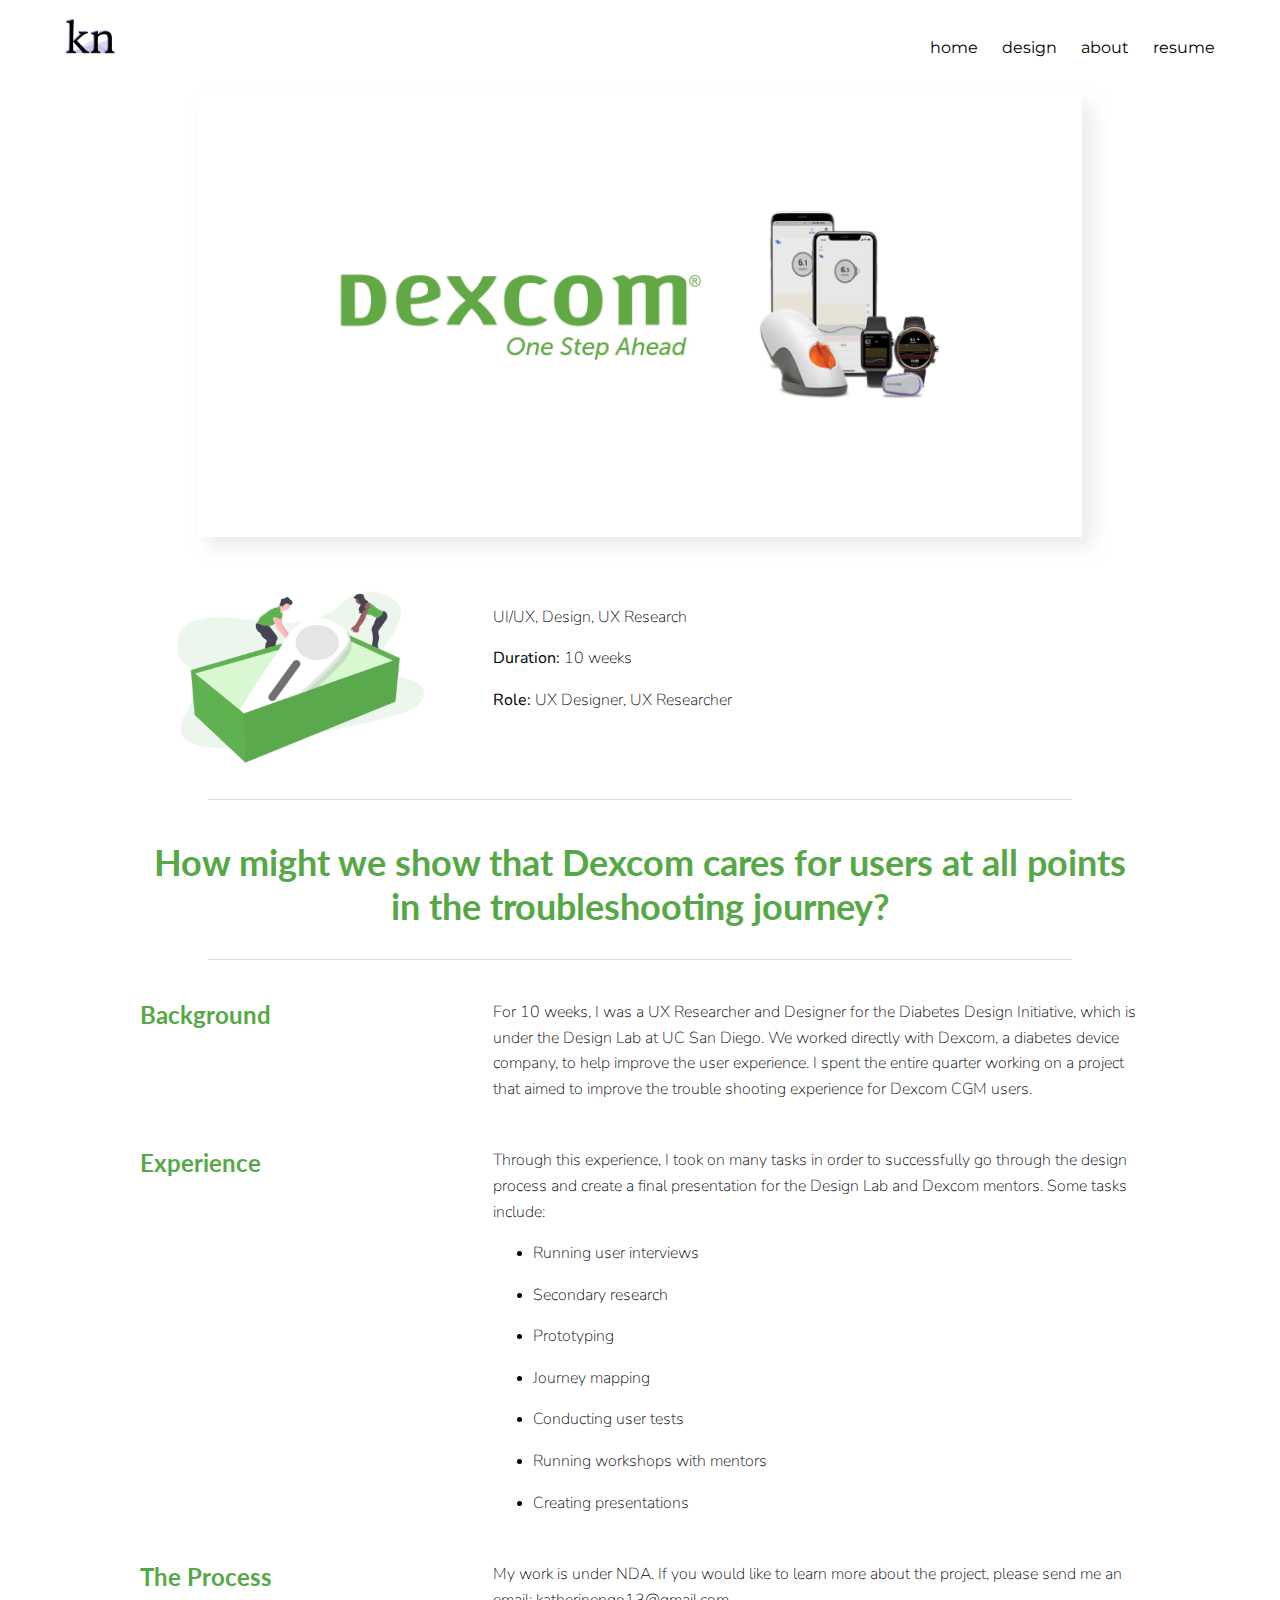
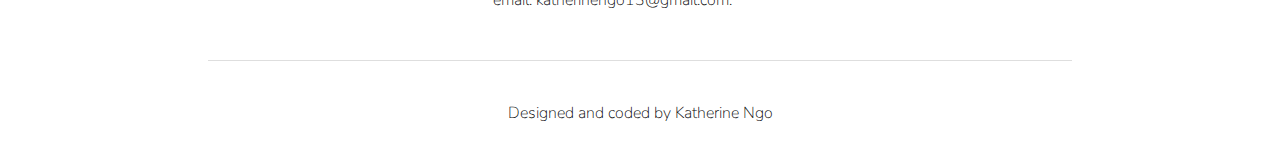
<file: wtdexcom.html>
<!DOCTYPE html>
<html>
<head>
	<meta name="viewport" content="width=device-width, initial-scale=1.0">
	<link rel="shortcut icon" type="image/x-icon" href="favicon.ico" />
	<link rel="stylesheet" type="text/css" href="style.css">
	<link rel="stylesheet" href="https://fonts.googleapis.com/css?family=Montserrat:300">
	<link rel="stylesheet" href="https://fonts.googleapis.com/css?family=Quicksand">
	<link rel="stylesheet" href="https://fonts.googleapis.com/css?family=Lato:300,400,700">
	<link rel="stylesheet" href="https://fonts.googleapis.com/css?family=Nunito:200,300,400,700">
	<title>Katherine Ngo - Welcome to Dexcom</title>
	<div id="logo">
		<a href="index.html">
			<img src="img/kn-01.png" alt="home page" style="width:50px" class="left">
		</a>
		<div class="topnav">
			<a href="index.html">home</a>
			<a href="design.html">design</a>
			<a href="about.html">about</a>
			<a href="https://drive.google.com/file/d/1dBksXKnUikbFXSc-hxAoCKWMf6Q4_rc8/view?usp=sharing" target="_blank">resume</a>
			<!-- <a href="dailyui.html">daily ui</a> -->
		</div>
	</div>
	<br/>
</head>
<body>
	<br>
    <div class="image topimage">
        <img src="covers/dexcom-cover2.png" alt="ubereats banner" class="imgcenter projectbannerimage" style="margin-bottom: 50px;">
	</div>
    <div class="grid-layout2">
		<img src="img/wtd-icon.png" alt="street-food" class="imgcenter" style="width: 250px;">
		<div>
			<br>
			<div>
				<p>UI/UX, Design, UX Research</p>
				<p><b>Duration: </b>10 weeks</p>
				<p><b>Role: </b>UX Designer, UX Researcher</p>
			</div>
		</div>
    </div>
    <hr>
    <h4 class="marginleftright200 centertext" id="howmightwe"><span class="wtdheading">How might we show that Dexcom cares for users at all points in the troubleshooting journey?</span></h4>
	<hr>
	<div class="grid-layout2">
		<h4 class="wtdheading">Background</h4>
		<div>
			<p>For 10 weeks, I was a UX Researcher and Designer for the Diabetes Design Initiative, which is under the Design Lab at UC San Diego. We worked directly with Dexcom, a diabetes device company, to help improve the user experience. I spent the entire quarter working on a project that aimed to improve the trouble shooting experience for Dexcom CGM users.</p>
		</div>
		<h4 class="wtdheading">Experience</h4>
		<div>
			<p>Through this experience, I took on many tasks in order to successfully go through the design process and create a final presentation for the Design Lab and Dexcom mentors. Some tasks include:</p>
			<ul>
				<li><p>Running user interviews</p></li>
				<li><p>Secondary research</p></li>
				<li><p>Prototyping</p></li>
				<li><p>Journey mapping</p></li>
				<li><p>Conducting user tests</p></li>
				<li><p>Running workshops with mentors</p></li>
				<li><p>Creating presentations</p></li>
			</ul>
		</div>
		<h4 class="wtdheading">The Process</h4>
		<div>
			<p>My work is under NDA. If you would like to learn more about the project, please send me an email: katherinengo13@gmail.com.</p>
		</div>
		<!-- <h4 class="wtdheading">Reflection</h4> -->
	</div>
	<hr>
	<div>
		<p id="madeby"> Designed and coded by Katherine Ngo</p>
	</div>
</file>
<file: style.css>
/* 
body{
	background-color: black;
} */


li, p{
	line-height: 0;
	margin-left: 0px;
}

.centertext {
	text-align: center;
}

#intro {
	margin: 10px 130px;
	padding-top: 10px; 
}

#name{
	font-family: Lato;
	font-weight: 400;
	font-size: 36px;
	color: rgb(63, 63, 117);
	text-align: left;
	margin-bottom: 3px;
}

#name-pronounciation{
	font-family: Lato;
	font-weight: 100;
	font-size: 24px;
	margin-bottom: 3px;
	text-align: left;
}

#name-def{
	font-family: Lato;
	font-weight: 300;
	font-size: 20px;
	text-align: left;
}

.projectpic{
	width: 550px;
}

.projecttitle{
	font-family: Lato;
	font-weight: 300;
	font-size: 20px;
	margin-bottom: 1px;
	margin-top: 7px;
	text-align: left;
}

.projecttags{
	margin-top: 1px;
	font-family: Lato;
	font-weight: 300;
	font-size: 14px;
	text-align: left;
	color: rgb(92, 92, 92);
}

#logo {
	padding-top: 10px; 
	height: auto; 
	margin-top: 0px;
	margin: auto;
	width: 1150px;
}

.purple{
	color: #8D8DD9;
}

.darkpurple{
	color: #4D4D8C;
}

.purplebold{
	color:  rgb(63, 63, 117);
	font-weight: 400;
}

/* .purplebold:hover{
	color: #8D8DD9;
} */

p{
	font-family: "Nunito", sans-serif;
	font-weight: 200;
	line-height: 1.6;
	margin-top: 0px;
	font-size: 16px;
}

.small{
	font-size: 16px;
	margin-left: 15px;
	margin-right: 15px;
}

h1{
	font-family: Lato;
	font-weight: 400;
	font-size: 40px;
}
h2{
	font-family: Lato;
	font-weight: 400;
	font-size: 36px;
	margin-top: 60px;
}

h3 {
	font-family: Lato;
	font-weight: 400;
	font-size: 24px;
}

h4{
	font-family: Lato;
	font-size: 24px;
	font-weight: 500;
	margin-top: 0px;
}

a:link  {
	text-decoration: none;
	color: #000000;
}
a:visited {
	color: #000000;
	text-decoration: none;
}

a:hover {
	color: #8a8a8a;
}


#backwork{
	color:  rgb(63, 63, 117);
	font-weight: 400;
	font-size: 18px;
	font-family: Lato;
	margin-left: 50px;
}

#backwork:hover{
	color: #8a8a8a;
}

a:active {
	color: #8e8eda;
}

/* top navigation bar*/
.topnav {
	float: right;
	/* margin-right: 130px; */
	padding-top: 20px;
	bottom: 0px;
}
/* style the links inside the nav bar */
.topnav a {
	color: #000000;
	text-align: center;
	padding: auto;
	padding-left: 20px;
	bottom: 0;
	text-decoration: none;
	font-size: 16px;
	font-family: Montserrat;
	font-weight: 400;
}

/* color of links on hover*/
.topnav a:hover {
	color: #8D8DD9;
}

/* current page */
.topnav .current{
	color:#8D8DD9;
	font-weight: bold;
}

/* box that will display project*/
.box{
	margin: auto;
}

.image {
  opacity: 1;
  display: block;
  width: 100%;
  height: auto;
  transition: .5s ease;
  backface-visibility: hidden;
  filter: drop-shadow(10px 10px 10px #c1c1c156); 
}

.projectbannerimage{
	width: 70%;
}

.shadow{
	filter: drop-shadow(8px 8px 8px #c2c2c2cb); 
}

.boxtext{
	color: black;
	visibility: hidden;
	text-align: center;
}

.piclink{ 
	opacity: 1;
  display: block;
  width: 100%;
  height: auto;
  transition: .5s ease;
  backface-visibility: hidden;
}

.center{
	display: flex;
	align-items: center;
	justify-content: center;
}
.grid-container{
	display: grid;
	/* grid-template-columns: 400px 400px 400px; */
	grid-template-columns: 550px 550px;
	grid-column-gap: 50px;
	margin: auto;
	margin-top: 30px;
	justify-content: center;
	align-items: center;
	grid-row-gap: 5px;
}

hr {
    display: block;
    height: 1px;
    border: 0;
    border-bottom: 1px solid #bbbaba7a;
	margin-top: 30px;
	padding: 0;
	margin-left: 200px;
	margin-right: 200px;
	margin-bottom: 40px;
}

#madeby {
	text-align: center;
	font-size: 12pt;
	margin-top: 30px;
}

#abouttitle {
	font-family: Lato;
	font-weight: 400;
	font-size: 40px;
	color: rgb(63, 63, 117);
}

.marginleftright{
	margin-left: 300px;
	margin-right: 300px;
}

.marginleftright200{
	width: 1000px;
	margin: auto;
}

#tab{
	margin-left: 50px;
	margin-right: 50px;
}

.lineupleft{
	margin-left: 300px;
}


.grid-layout{
	display: grid;
	grid-template-columns: 1fr 1fr;
	justify-content: center;
	align-content: center;
	width: 1150px;	
	margin: auto;
	grid-column-gap: 30px;
}

.grid-layout2{
	display: grid;
	grid-template-columns: 1fr 2fr;
	justify-content: center;
	align-content: center;
	grid-column-gap: 30px;
	grid-row-gap: 30px;
	width: 1000px;
	margin: auto;
}

.grid-layout2-even{
	display: grid;
	grid-template-columns: 1fr 1fr;
	/* margin-left: 200px; */
	/* margin-right: 200px; */
	margin-top: 20px;
	margin-bottom: 50px;
	justify-content: center;
	align-content: center;
	grid-column-gap: 30px;
	grid-row-gap: 30px;
}

.alarmredesigngrid{
	display: grid;
	grid-template-columns: 400px 400px;
	margin-left: 150px;
	margin-right: 150px;
	margin-top: 50px;
	margin-bottom: 50px;
	justify-content: center;
	align-content: center;
}

.centerimg{
	display: block;
	margin-left: auto;
	margin-right: auto;
	width: 50%;
}

#hackxxfilter{
	margin-left: 70px;
}

#turtlesticker{
	margin-left: 80px;
}

.hackxxcaptions{
	margin: 50px 50px;
}

/* #aboutmepic {
	vertical-align: middle;
	margin-top: 40px;
} */
.topspace{
	margin-top: 30px;
}

.smallparagraph{
	margin-left: 400px;
	margin-right: 400px;
}

.text-layout{
	display: grid;
	grid-template-columns: 1fr 1fr;
	margin-left: 300px;
	margin-right: 300px;
	margin-top: 50px;
	margin-bottom: 50px;
}

.triogrid{
	display: grid;
	grid-template-columns: 1fr 1fr 1fr;
	/* margin-left: 150px;
	margin-right: 150px; */
	margin-top: 50px;
	margin-bottom: 50px;
	justify-content: center;
	align-content: center;
	width: 100%;
	grid-column-gap: 80px;
}

.triogrid2{
	display: grid;
	grid-template-columns: 1fr 1fr 1fr;
	justify-content: center;
	align-content: center;
	width: 1000px;
	margin: auto;
	grid-column-gap: 80px;
	margin-top: 30px;
	margin-bottom: 50px;
}

#rotate{
	transform: rotate(90deg);
}

.imgcenter{
	display: block;
	margin: auto;
}

.DFAtext{
	color: #d89809;
}
.backgroundblue{
	background-color: cornflowerblue;
}

/* Make responsive */


@media screen and (max-width: 768px) {
	.grid-container{
		grid-template-columns: 550px;
		margin-right: 5px;
		margin-left: 5px;
	}
	.grid-layout{
		grid-template-columns: 1fr;
		margin-left: 5px;
		margin-right: 5px;
	}

	.grid-layout2{
		grid-template-columns: 1fr;
		margin-left: 5px;
		margin-right: 5px;
	}
	
	.grid-layout2-even{
		grid-template-columns: 1fr;
		margin-left: 5px;
		margin-right: 5px;
	}

	.marginleftright200, .marginleftright{
		margin-left: 5px;
		margin-right: 5px;
	}

	.projectbannerimage, .projectpic{
		width: 100%;
		margin-left: 5px;
		margin-right: 5px;
	}
	
	.spheading2{
		padding-left: 5px;
	}

	.smallparagraph{
		margin-left: 5px;
		margin-right: 5px;
	}

	.text-layout{
		grid-template-columns: 1fr;
		margin-left: 5px;
		margin-right: 5px;
	}
}

@media screen and (min-width: 769px) and (max-width: 900px){
	.grid-container{
		display: grid;
		grid-template-columns: 400px 400px;
		margin: auto;
		margin-top: 30px;
		margin-left: 5px;
		margin-right: 5px;
		justify-content: center;
		align-items: center;
	}
	.projectbannerimage{
		width: 100%;
	}
}

@media screen and (max-width: 425px) {
	#name{
		font-size: 14px;
		margin-left: 5px;
		margin-right: 5px;
	}
	#name-pronounciation{
		font-size: 14px;
	}
	#name-def{
		font-size: 14px;
	}
	#intro{
		margin-left: 0px;
		margin-right: 0px;
		padding-top: 20px;
	}
	#logo{
		margin: auto;
	}
	.projecttitle{
		font-family: Lato;
		font-weight: 300;
		font-size: 10px;
		margin-bottom: 1px;
		margin-top: 7px;
		text-align: left;
	}
	
	.projecttags{
		margin-top: 1px;
		font-family: Lato;
		font-weight: 100;
		font-size: 10px;
		text-align: left;
	}
}

/* SchoolProven style */
.spheading{
	color: rgb(63, 134, 53);
	font-family: Lato;
	font-weight: 700;
}

.spheading2{
	color: rgb(129, 128, 128);
	font-family: Lato;
	font-weight: 400;
	font-size: 20px;
}

.latolight{
	font-family: Lato;
	font-weight: 300;
	font-size: 22px;
}

.latothin{
	font-family: Lato;
	font-weight: 100;
}

.spborder{
	border: 4px solid rgb(63, 134, 53);
}

.sphighlight{
	font-weight: 400;
	background-color:  rgb(198, 223, 198);
}

.spappimage{
	width: 30%;
}

/* UberEats style */
#howmightwe{
	font-size: 36px;
}
.ueheading{
	color: #2F2E41;
	font-family: Lato;
	font-weight: 700;
}

.grayhighlight{
	font-weight: 400;
	background-color: rgba(190, 190, 190, 0.603);
}

.graybold{
	color: rgb(129, 128, 128);
	font-family: Lato;
	font-weight: 700;
}

.sourcelink{
	font-size: 12px;
	font-family: Lato;
	font-weight: 300px;
}

/* DFA style */
.dfaheading{
	color: rgb(187, 122, 25);
	font-family: Lato;
	font-weight: 700;
}

/* GroceryHop style */
.ghheading{
	color: rgb(199, 140, 69);
	font-family: Lato;
	font-weight: 700;
}

.orangehighlight{
	font-weight: 400;
	background-color: rgb(238, 199, 150) ;
}

/*WTDexcom Style*/
.wtdheading{
	color: #56A846;
	font-family: Lato;
	font-weight: 700;
}

/* ANIMATIONS */
#name{
	animation: fadeInDown 2s forwards 0s ease;
}
#name-def{
	animation: fadeIn 3s forwards 0s ease;
}
.projectpic:hover{
	animation: pulse 1s forwards 0s ease;
}
#abouttitle{
	animation: fadeIn 3s forwards 0s ease;
}
#aboutmepic{
	animation: bounce 2s forwards 0s ease;
} 
.topimage{
	animation: fadeIn 2s forwards 0s ease;
}


@-webkit-keyframes bounce{

	from, 20%, 53%, 80%, to {
		-webkit-animation-timing-function: cubic-bezier(0.215, 0.610, 0.355, 1.000);
		animation-timing-function: cubic-bezier(0.215, 0.610, 0.355, 1.000);
		-webkit-transform: translate3d(0,0,0);
		transform: translate3d(0,0,0);
	}
	40%, 43% {
		-webkit-animation-timing-function: cubic-bezier(0.755, 0.050, 0.855, 0.060);
		animation-timing-function: cubic-bezier(0.755, 0.050, 0.855, 0.060);
		-webkit-transform: translate3d(0, -30px, 0);
		transform: translate3d(0, -30px, 0);
	}
	70% {
		-webkit-animation-timing-function: cubic-bezier(0.755, 0.050, 0.855, 0.060);
		animation-timing-function: cubic-bezier(0.755, 0.050, 0.855, 0.060);
		-webkit-transform: translate3d(0, -15px, 0);
		transform: translate3d(0, -15px, 0);
	}
	90% {
		-webkit-transform: translate3d(0,-4px,0);
		transform: translate3d(0,-4px,0);
	}
}

@-webkit-keyframes fadeInDown{

	from {
		opacity: 0;
		-webkit-transform: translate3d(0, -100%, 0);
		transform: translate3d(0, -100%, 0);
	}
	to {
		opacity: 1;
		-webkit-transform: none;
		transform: none;
	}
}

@-webkit-keyframes fadeInDown{

	from {
		opacity: 0;
		-webkit-transform: translate3d(0, -100%, 0);
		transform: translate3d(0, -100%, 0);
	}
	to {
		opacity: 1;
		-webkit-transform: none;
		transform: none;
	}
}

@-webkit-keyframes fadeInLeft{

	from {
		opacity: 0;
		-webkit-transform: translate3d(-100%, 0, 0);
		transform: translate3d(-100%, 0, 0);
	}
	to {
		opacity: 1;
		-webkit-transform: none;
		transform: none;
	}
}

@-webkit-keyframes fadeIn{

	from {
		opacity: 0;
	}
	to {
		opacity: 1;
	}
}

@-webkit-keyframes tada{

	from {
		-webkit-transform: scale3d(1, 1, 1);
		transform: scale3d(1, 1, 1);
	}
	10%, 20% {
		-webkit-transform: scale3d(.9, .9, .9) rotate3d(0, 0, 1, -3deg);
		transform: scale3d(.9, .9, .9) rotate3d(0, 0, 1, -3deg);
	}
	30%, 50%, 70%, 90% {
		-webkit-transform: scale3d(1.1, 1.1, 1.1) rotate3d(0, 0, 1, 3deg);
		transform: scale3d(1.1, 1.1, 1.1) rotate3d(0, 0, 1, 3deg);
	}
	40%, 60%, 80% {
		-webkit-transform: scale3d(1.1, 1.1, 1.1) rotate3d(0, 0, 1, -3deg);
		transform: scale3d(1.1, 1.1, 1.1) rotate3d(0, 0, 1, -3deg);
	}
	to {
		-webkit-transform: scale3d(1, 1, 1);
		transform: scale3d(1, 1, 1);
	}
}

@-webkit-keyframes pulse{

	from {
		-webkit-transform: scale3d(1, 1, 1);
		transform: scale3d(1, 1, 1);
	}
	50% {
		-webkit-transform: scale3d(1.05, 1.05, 1.05);
		transform: scale3d(1.05, 1.05, 1.05);
	}
	to {
		-webkit-transform: scale3d(1, 1, 1);
		transform: scale3d(1, 1, 1);
	}
	}
</file>
